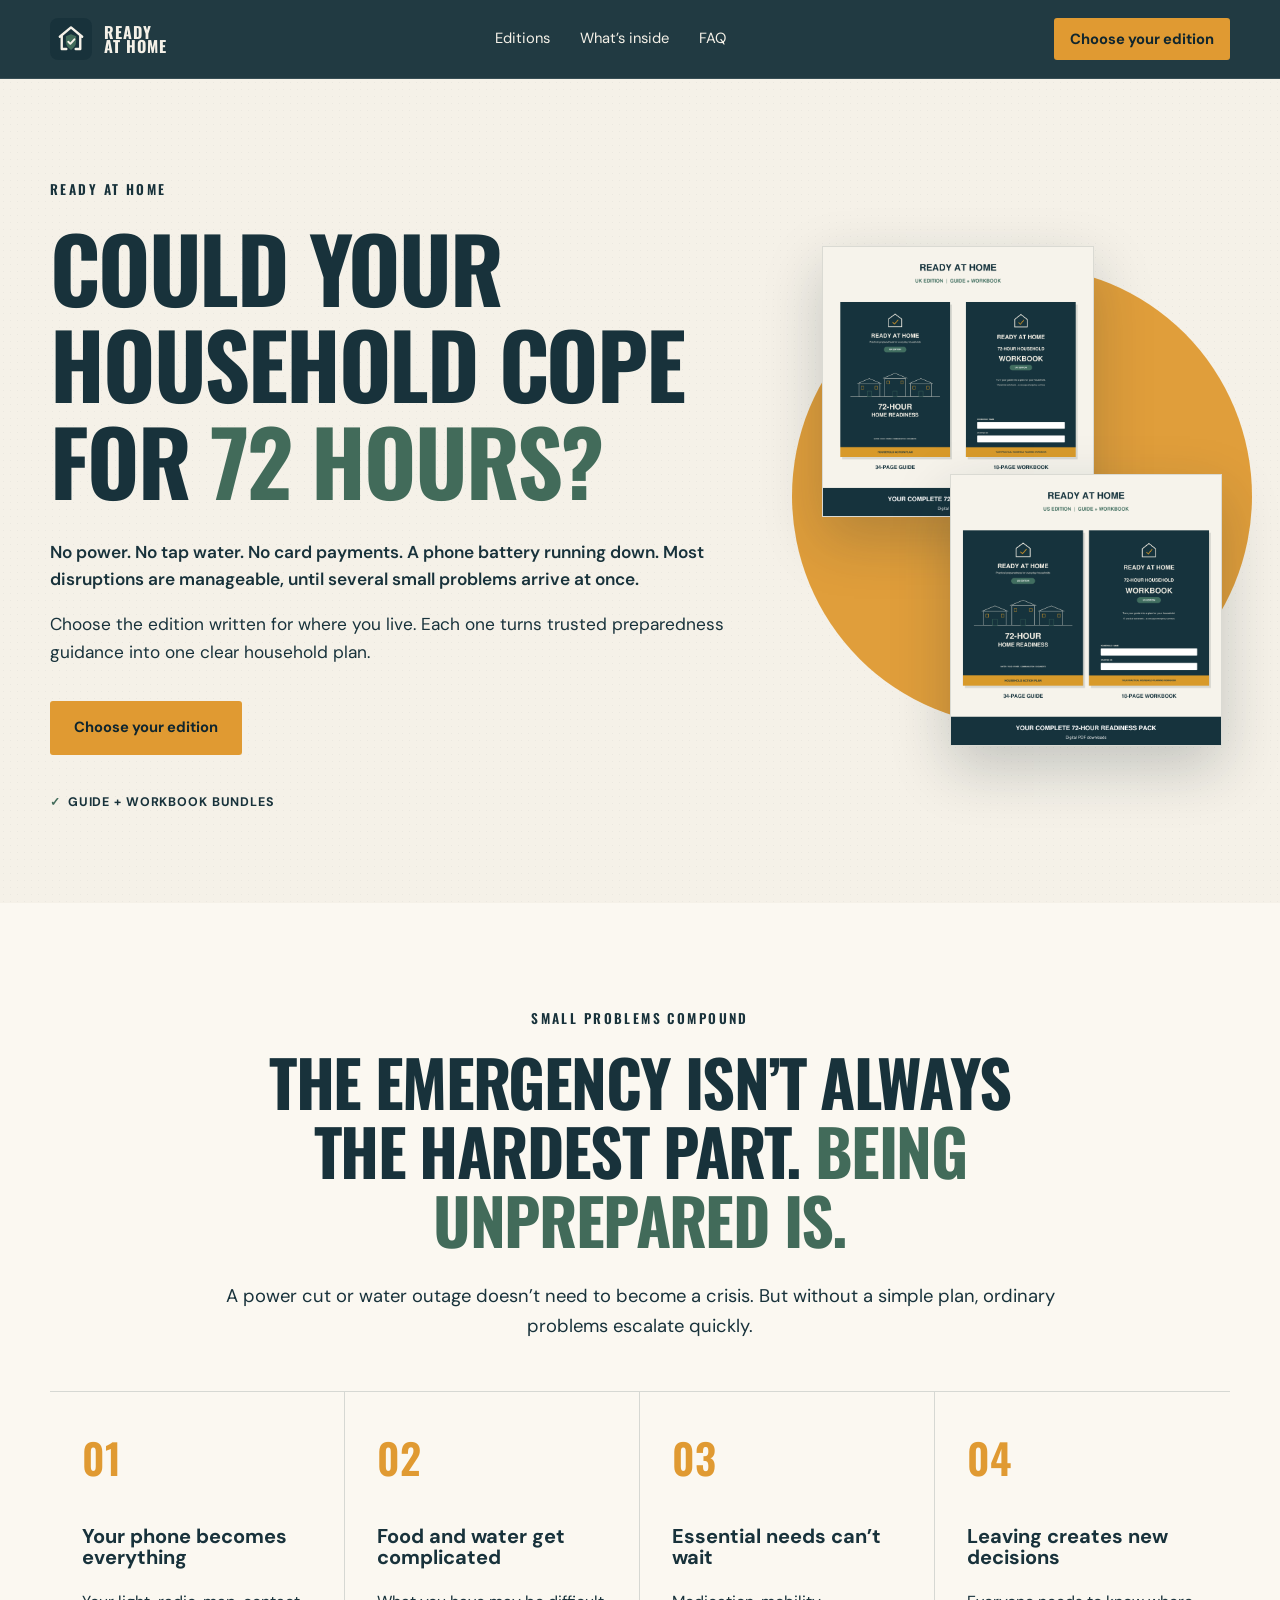
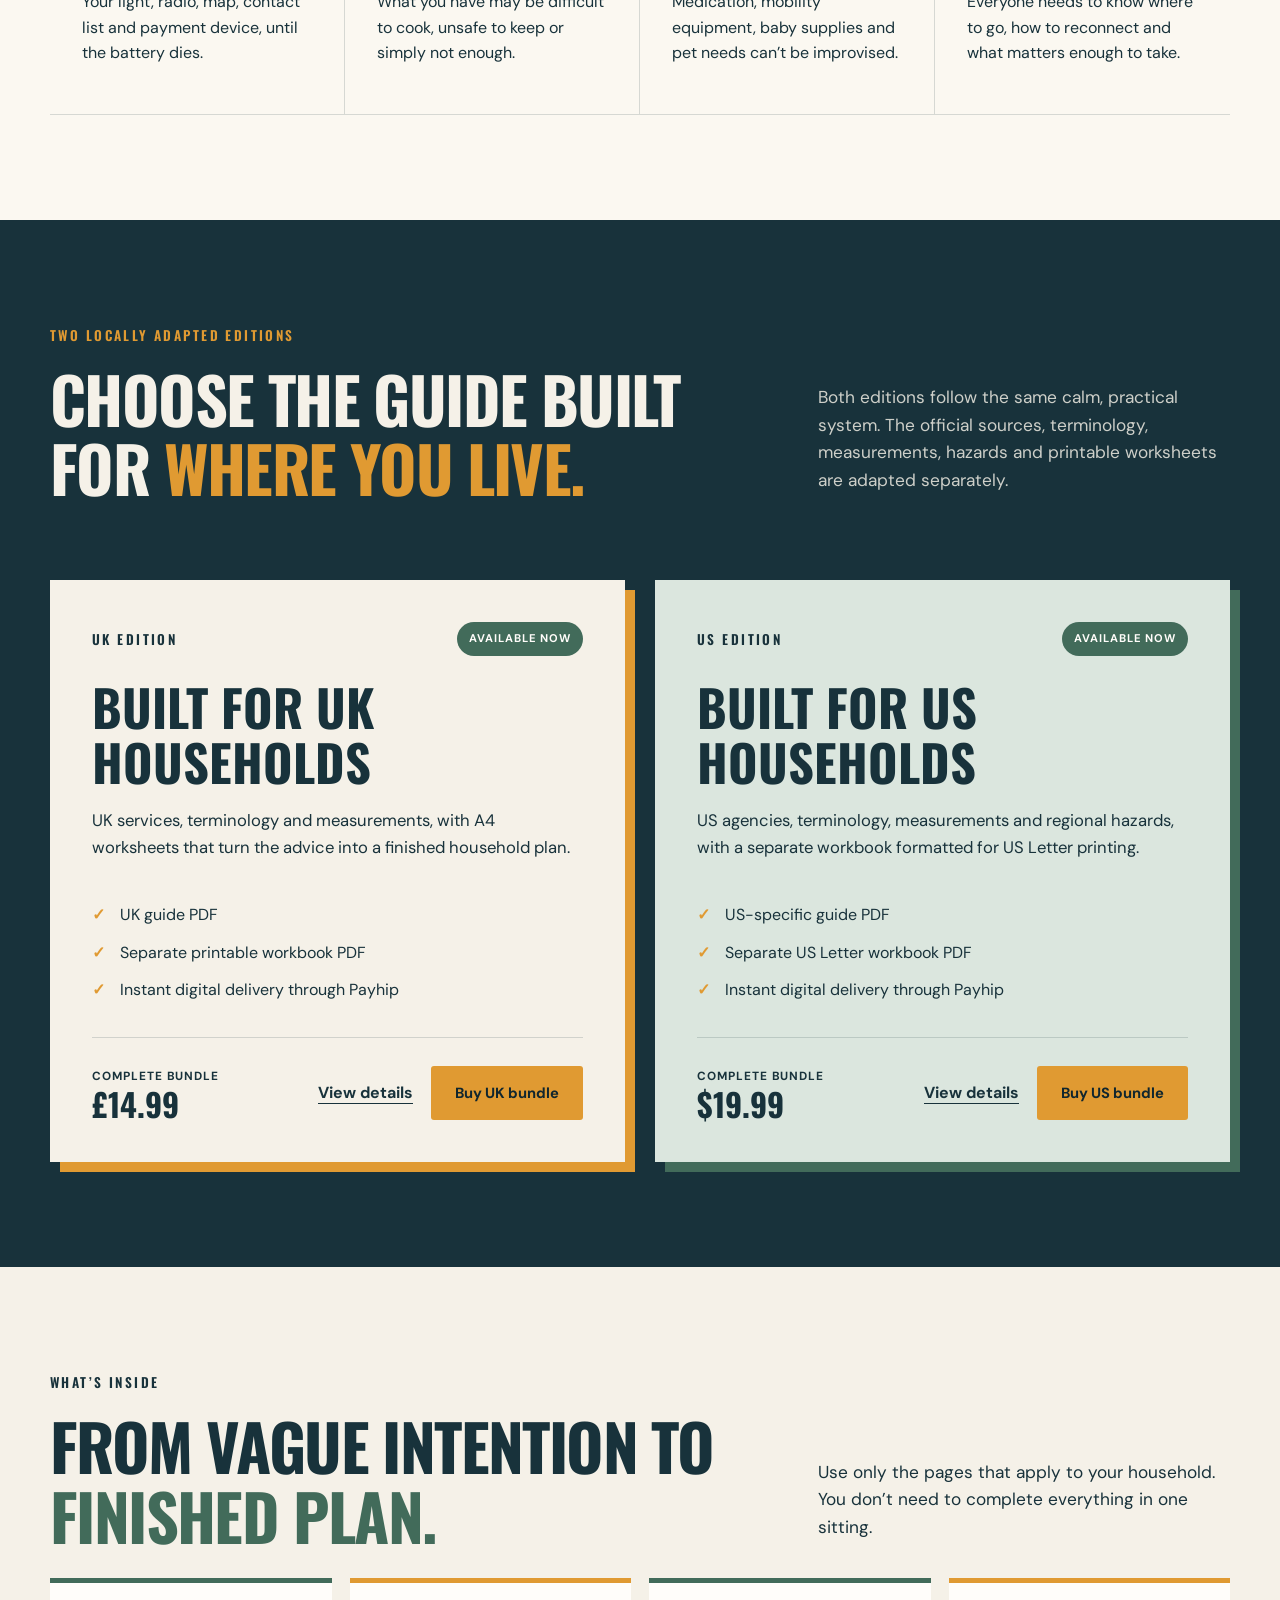
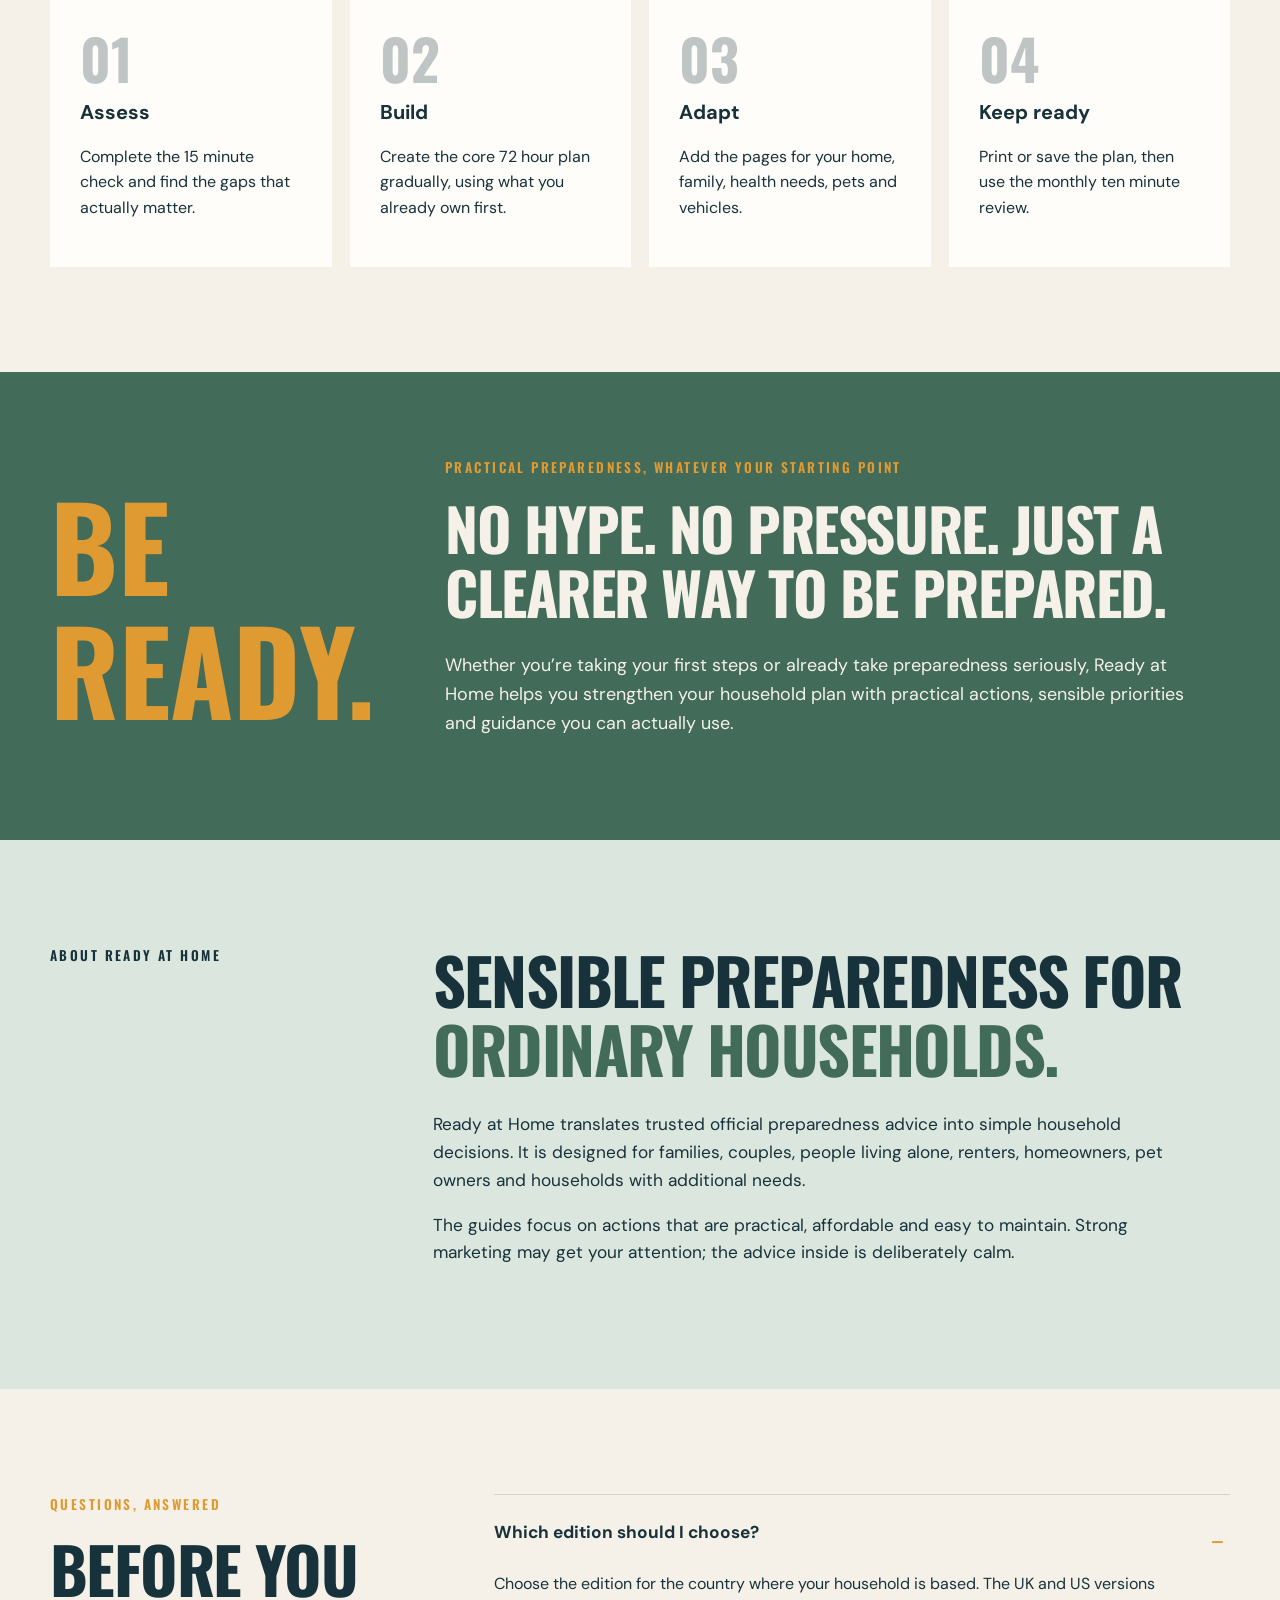
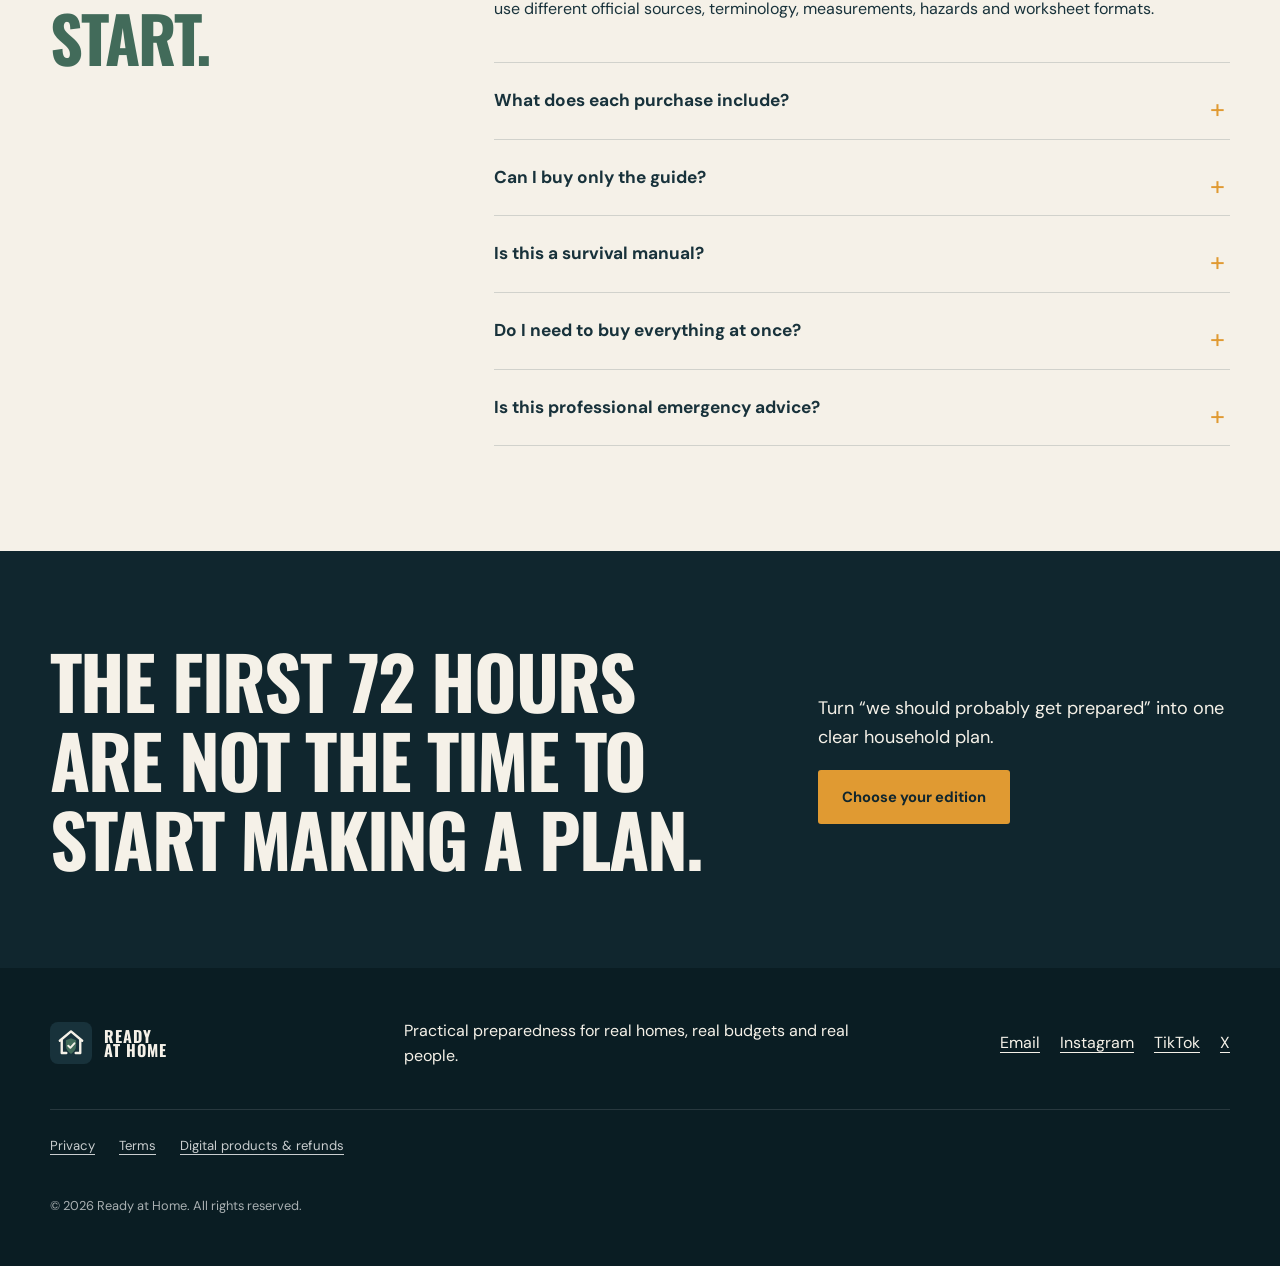
<file: index.html>
<!doctype html>
<html lang="en">
<head>
  <meta charset="utf-8">
  <meta name="viewport" content="width=device-width, initial-scale=1">
  <title>Ready at Home | UK &amp; US 72 Hour Preparedness Guides</title>
  <meta name="description" content="Practical 72 hour household preparedness guides and printable workbooks, separately adapted for UK and US homes.">
  <meta name="theme-color" content="#18323b">
  <meta property="og:title" content="Ready at Home | UK &amp; US Editions">
  <meta property="og:description" content="Choose a practical 72 hour preparedness guide built specifically for UK or US households.">
  <meta property="og:type" content="website">
  <meta property="og:url" content="https://getreadyathome.com/">
  <link rel="canonical" href="https://getreadyathome.com/">
  <link rel="alternate" hreflang="en-GB" href="https://getreadyathome.com/uk/">
  <link rel="alternate" hreflang="en-US" href="https://getreadyathome.com/us/">
  <link rel="alternate" hreflang="x-default" href="https://getreadyathome.com/">
  <link rel="icon" href="assets/logo.svg" type="image/svg+xml">
  <link rel="preconnect" href="https://fonts.googleapis.com">
  <link rel="preconnect" href="https://fonts.gstatic.com" crossorigin>
  <link href="https://fonts.googleapis.com/css2?family=DM+Sans:wght@400;500;600;700&amp;family=Oswald:wght@500;600;700&amp;display=swap" rel="stylesheet">
  <link rel="stylesheet" href="styles.css?v=20260916-2">
</head>
<body>
  <a class="skip-link" href="#main">Skip to content</a>

  <header class="site-header">
    <div class="shell nav-wrap">
      <a class="brand" href="#top" aria-label="Ready at Home, home">
        <img src="assets/logo.svg" alt="" width="42" height="42">
        <span>READY<br>AT HOME</span>
      </a>
      <nav aria-label="Primary navigation">
        <a href="#editions">Editions</a>
        <a href="#inside">What’s inside</a>
        <a href="#faq">FAQ</a>
      </nav>
      <a class="button button-small" href="#editions">Choose your edition</a>
    </div>
  </header>

  <main id="main">
    <section class="hero" id="top">
      <div class="hero-grid shell">
        <div class="hero-copy">
          <p class="eyebrow">READY AT HOME</p>
          <h1>Could your household cope for <em>72 hours?</em></h1>
          <p class="hero-lead">No power. No tap water. No card payments. A phone battery running down. Most disruptions are manageable, until several small problems arrive at once.</p>
          <p>Choose the edition written for where you live. Each one turns trusted preparedness guidance into one clear household plan.</p>
          <div class="hero-actions">
            <a class="button" href="#editions">Choose your edition</a>
          </div>
          <div class="trust-row" aria-label="Product highlights">
            <span>Guide + workbook bundles</span>
          </div>
        </div>

        <div class="hero-visual hero-visual--dual" aria-label="Ready at Home UK and US guide and workbook bundles">
          <div class="sun-disc"></div>
          <div class="bundle-pair">
            <img class="bundle-image bundle-image--uk" style="transform:none" src="assets/ready-at-home-uk-guide-workbook.png" width="1600" height="1600" alt="Ready at Home UK Edition 34-page guide and 18-page workbook" fetchpriority="high" decoding="async">
            <img class="bundle-image bundle-image--us" style="transform:none" src="assets/ready-at-home-us-guide-workbook.png" width="1600" height="1600" alt="Ready at Home US Edition 34-page guide and 18-page workbook" decoding="async">
          </div>
        </div>
      </div>
    </section>

    <section class="problem section-pad">
      <div class="shell narrow">
        <p class="eyebrow">SMALL PROBLEMS COMPOUND</p>
        <h2>The emergency isn’t always the hardest part. <em>Being unprepared is.</em></h2>
        <p class="section-intro">A power cut or water outage doesn’t need to become a crisis. But without a simple plan, ordinary problems escalate quickly.</p>
      </div>
      <div class="shell problem-grid">
        <article><span class="number">01</span><h3>Your phone becomes everything</h3><p>Your light, radio, map, contact list and payment device, until the battery dies.</p></article>
        <article><span class="number">02</span><h3>Food and water get complicated</h3><p>What you have may be difficult to cook, unsafe to keep or simply not enough.</p></article>
        <article><span class="number">03</span><h3>Essential needs can’t wait</h3><p>Medication, mobility equipment, baby supplies and pet needs can’t be improvised.</p></article>
        <article><span class="number">04</span><h3>Leaving creates new decisions</h3><p>Everyone needs to know where to go, how to reconnect and what matters enough to take.</p></article>
      </div>
    </section>

    <section class="guide-section section-pad" id="editions">
      <div class="shell">
        <div class="section-heading-row editions-heading">
          <div>
            <p class="eyebrow amber">TWO LOCALLY ADAPTED EDITIONS</p>
            <h2>Choose the guide built for <em>where you live.</em></h2>
          </div>
          <p>Both editions follow the same calm, practical system. The official sources, terminology, measurements, hazards and printable worksheets are adapted separately.</p>
        </div>
        <div class="edition-cards">
          <article class="edition-card edition-card--uk">
            <div class="edition-card-top">
              <p class="eyebrow">UK EDITION</p>
              <span class="status-pill">Available now</span>
            </div>
            <h3>Built for UK households</h3>
            <p>UK services, terminology and measurements, with A4 worksheets that turn the advice into a finished household plan.</p>
            <ul class="tick-list edition-list">
              <li>UK guide PDF</li>
              <li>Separate printable workbook PDF</li>
              <li>Instant digital delivery through Payhip</li>
            </ul>
            <div class="edition-card-footer">
              <div class="edition-card-price"><span>Complete bundle</span><strong>£14.99</strong></div>
              <div class="edition-card-actions">
                <a class="text-link" href="uk/">View details</a>
                <a class="button checkout-link" href="https://payhip.com/buy?link=gGZ7k" data-checkout="uk">Buy UK bundle</a>
              </div>
            </div>
          </article>
          <article class="edition-card edition-card--us">
            <div class="edition-card-top">
              <p class="eyebrow">US EDITION</p>
              <span class="status-pill">Available now</span>
            </div>
            <h3>Built for US households</h3>
            <p>US agencies, terminology, measurements and regional hazards, with a separate workbook formatted for US Letter printing.</p>
            <ul class="tick-list edition-list">
              <li>US-specific guide PDF</li>
              <li>Separate US Letter workbook PDF</li>
              <li>Instant digital delivery through Payhip</li>
            </ul>
            <div class="edition-card-footer">
              <div class="edition-card-price"><span>Complete bundle</span><strong>$19.99</strong></div>
              <div class="edition-card-actions">
                <a class="text-link" href="us/">View details</a>
                <a class="button checkout-link" href="https://payhip.com/buy?link=0wjXV" data-checkout="us">Buy US bundle</a>
              </div>
            </div>
          </article>
        </div>
      </div>
    </section>

    <section class="inside section-pad" id="inside"><div class="shell"><div class="section-heading-row"><div><p class="eyebrow">WHAT’S INSIDE</p><h2>From vague intention to <em>finished plan.</em></h2></div><p>Use only the pages that apply to your household. You don’t need to complete everything in one sitting.</p></div><div class="inside-grid"><article><span>01</span><h3>Assess</h3><p>Complete the 15 minute check and find the gaps that actually matter.</p></article><article><span>02</span><h3>Build</h3><p>Create the core 72 hour plan gradually, using what you already own first.</p></article><article><span>03</span><h3>Adapt</h3><p>Add the pages for your home, family, health needs, pets and vehicles.</p></article><article><span>04</span><h3>Keep ready</h3><p>Print or save the plan, then use the monthly ten minute review.</p></article></div></div></section>

    <section class="not-doomsday"><div class="shell statement-grid"><div class="statement-mark" style="transform:none;line-height:1.08" aria-hidden="true">BE<br>READY.</div><div><p class="eyebrow amber">PRACTICAL PREPAREDNESS, WHATEVER YOUR STARTING POINT</p><h2>No hype. No pressure. Just a clearer way to be prepared.</h2><p>Whether you’re taking your first steps or already take preparedness seriously, Ready at Home helps you strengthen your household plan with practical actions, sensible priorities and guidance you can actually use.</p></div></div></section>

    <section class="about section-pad"><div class="shell about-grid"><p class="eyebrow">ABOUT READY AT HOME</p><div><h2>Sensible preparedness for <em>ordinary households.</em></h2><p>Ready at Home translates trusted official preparedness advice into simple household decisions. It is designed for families, couples, people living alone, renters, homeowners, pet owners and households with additional needs.</p><p>The guides focus on actions that are practical, affordable and easy to maintain. Strong marketing may get your attention; the advice inside is deliberately calm.</p></div></div></section>

    <section class="faq section-pad" id="faq"><div class="shell faq-grid"><div><p class="eyebrow amber">QUESTIONS, ANSWERED</p><h2>Before you <em>start.</em></h2></div><div class="accordions"><details open><summary>Which edition should I choose?</summary><p>Choose the edition for the country where your household is based. The UK and US versions use different official sources, terminology, measurements, hazards and worksheet formats.</p></details><details><summary>What does each purchase include?</summary><p>Each regional edition is sold as one complete bundle containing two separate PDFs: the main guide and its printable household-planning workbook.</p></details><details><summary>Can I buy only the guide?</summary><p>Not at launch. The workbook is what turns the advice into a usable household plan, so the guide and workbook are supplied together.</p></details><details><summary>Is this a survival manual?</summary><p>No. It is a practical planning system for short household disruptions and emergencies, not a tactical, wilderness or weapons-based manual.</p></details><details><summary>Do I need to buy everything at once?</summary><p>No. The system begins with what you already own and shows how to fill the most important gaps gradually.</p></details><details><summary>Is this professional emergency advice?</summary><p>No. Always follow emergency services, local authorities, healthcare professionals and current official alerts. The guides help you prepare; they do not replace professional advice.</p></details></div></div></section>

    <section class="final-cta"><div class="shell final-grid"><h2>The first 72 hours are not the time to start making a plan.</h2><div><p>Turn “we should probably get prepared” into one clear household plan.</p><a class="button" href="#editions">Choose your edition</a></div></div></section>
  </main>

  <footer><div class="shell footer-grid"><div class="brand footer-brand"><img src="assets/logo.svg" alt="" width="42" height="42"><span>READY<br>AT HOME</span></div><p>Practical preparedness for real homes, real budgets and real people.</p><div class="social-links"><a href="mailto:hello@getreadyathome.com">Email</a><a href="https://www.instagram.com/readyathomeprep/">Instagram</a><a href="https://www.tiktok.com/@readyathomeprep">TikTok</a><a href="https://x.com/readyathomeprep">X</a></div><div class="footer-legal"><a href="privacy.html">Privacy</a><a href="terms.html">Terms</a><a href="refunds.html">Digital products &amp; refunds</a></div><p class="copyright">© <span id="year"></span> Ready at Home. All rights reserved.</p></div></footer>
  <script src="script.js?v=20260916-2"></script>
</body>
</html>
</file>
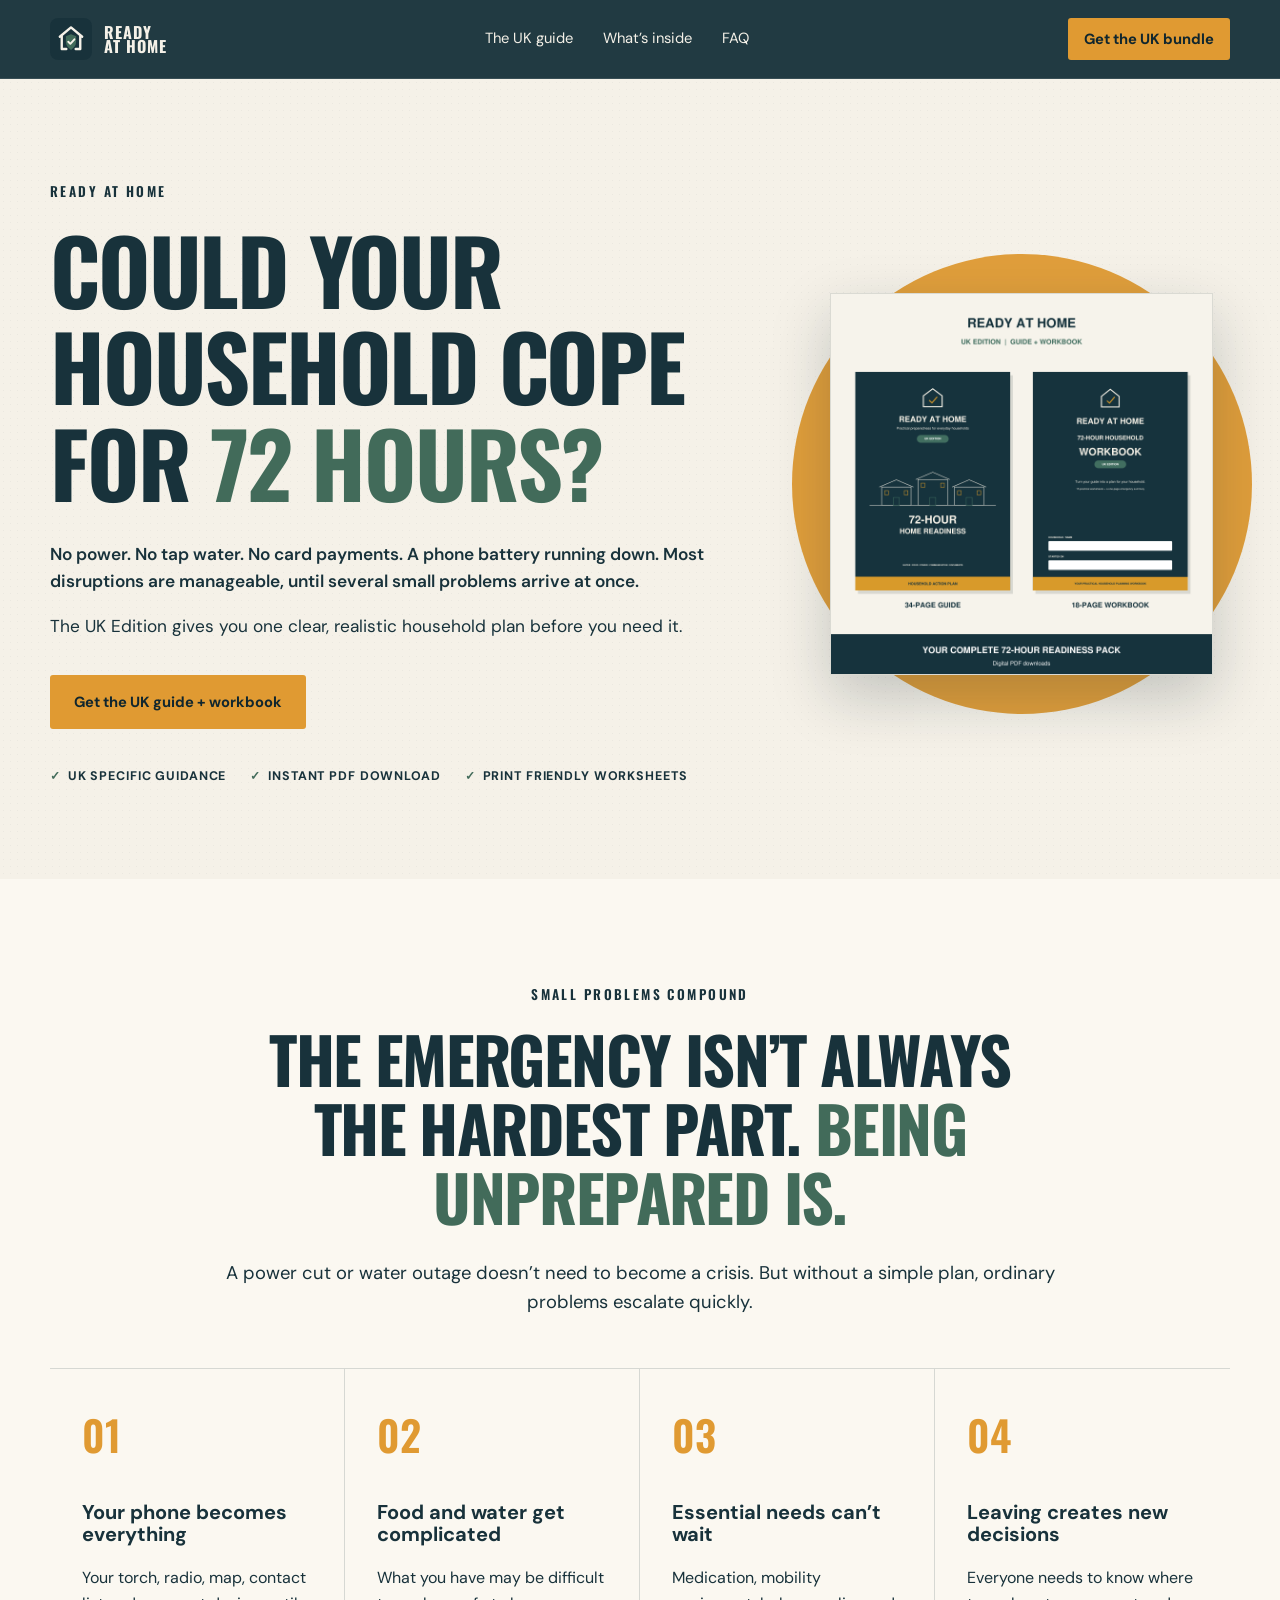
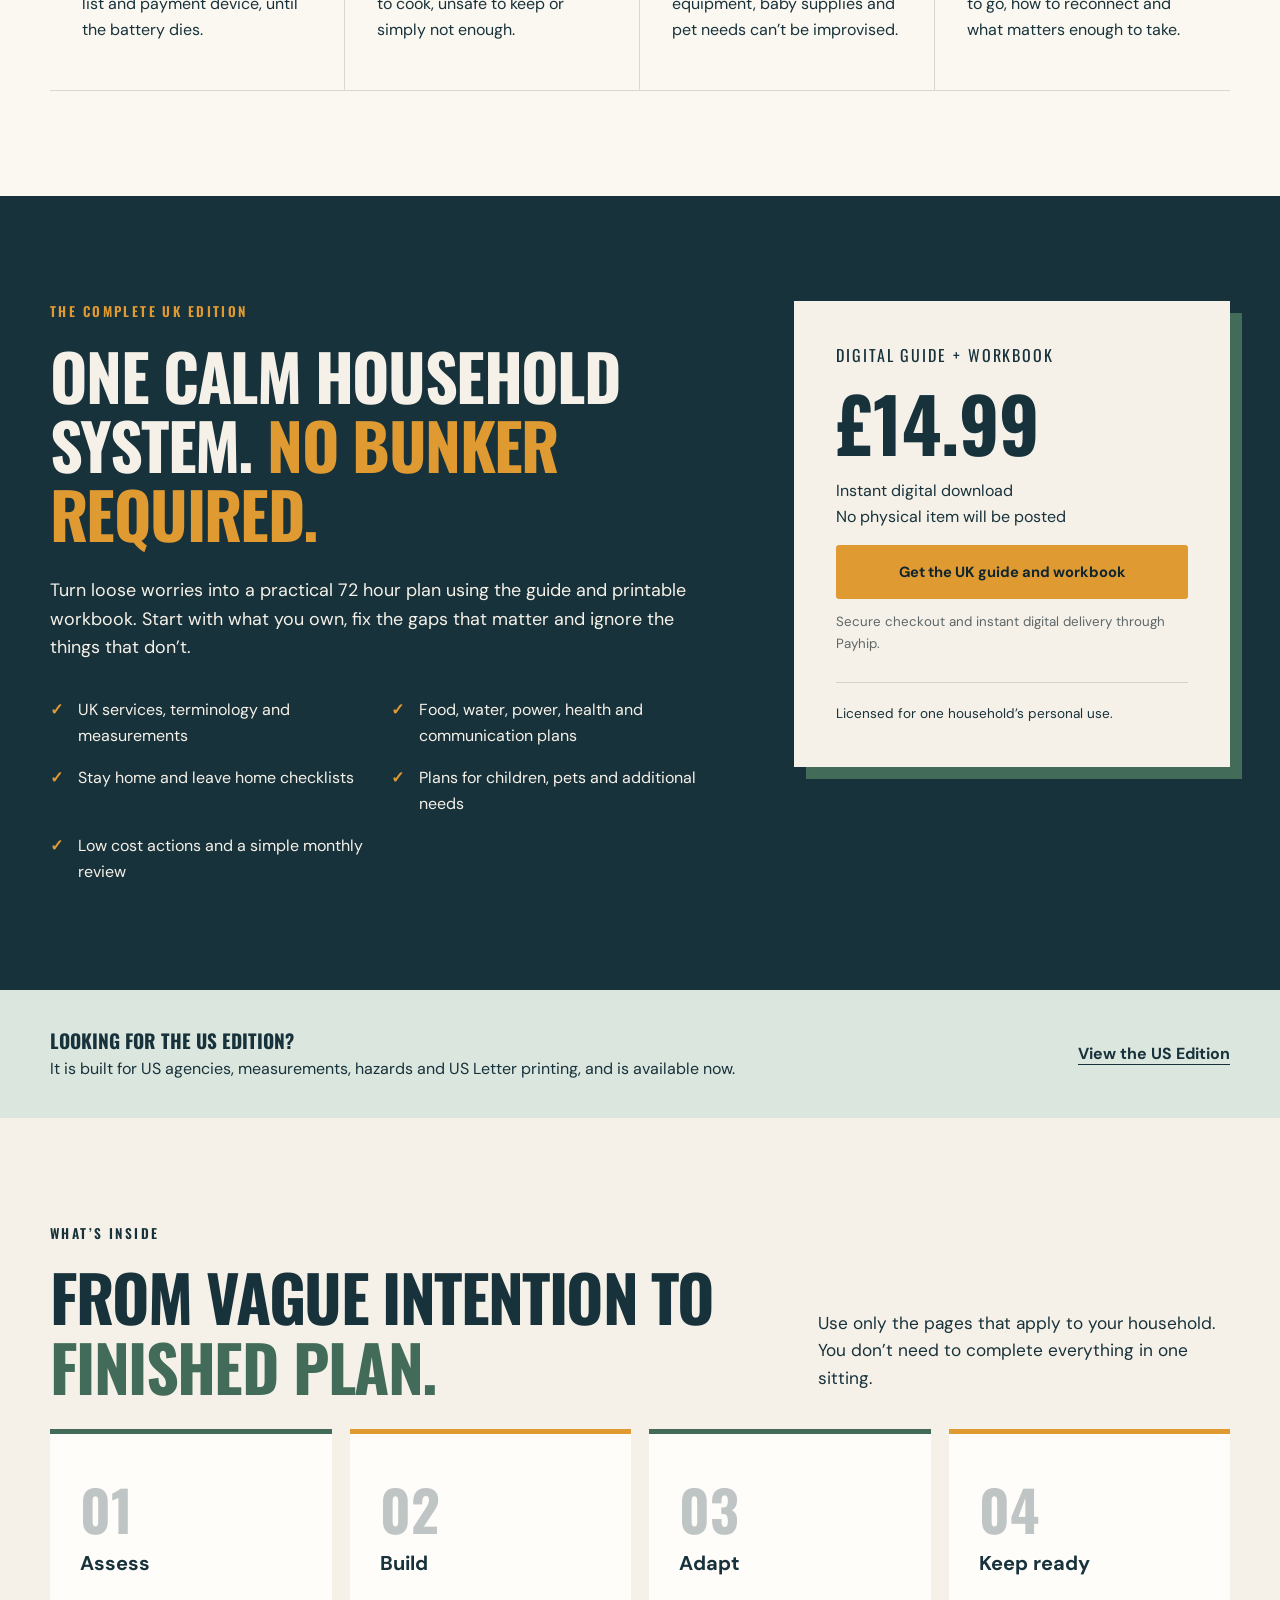
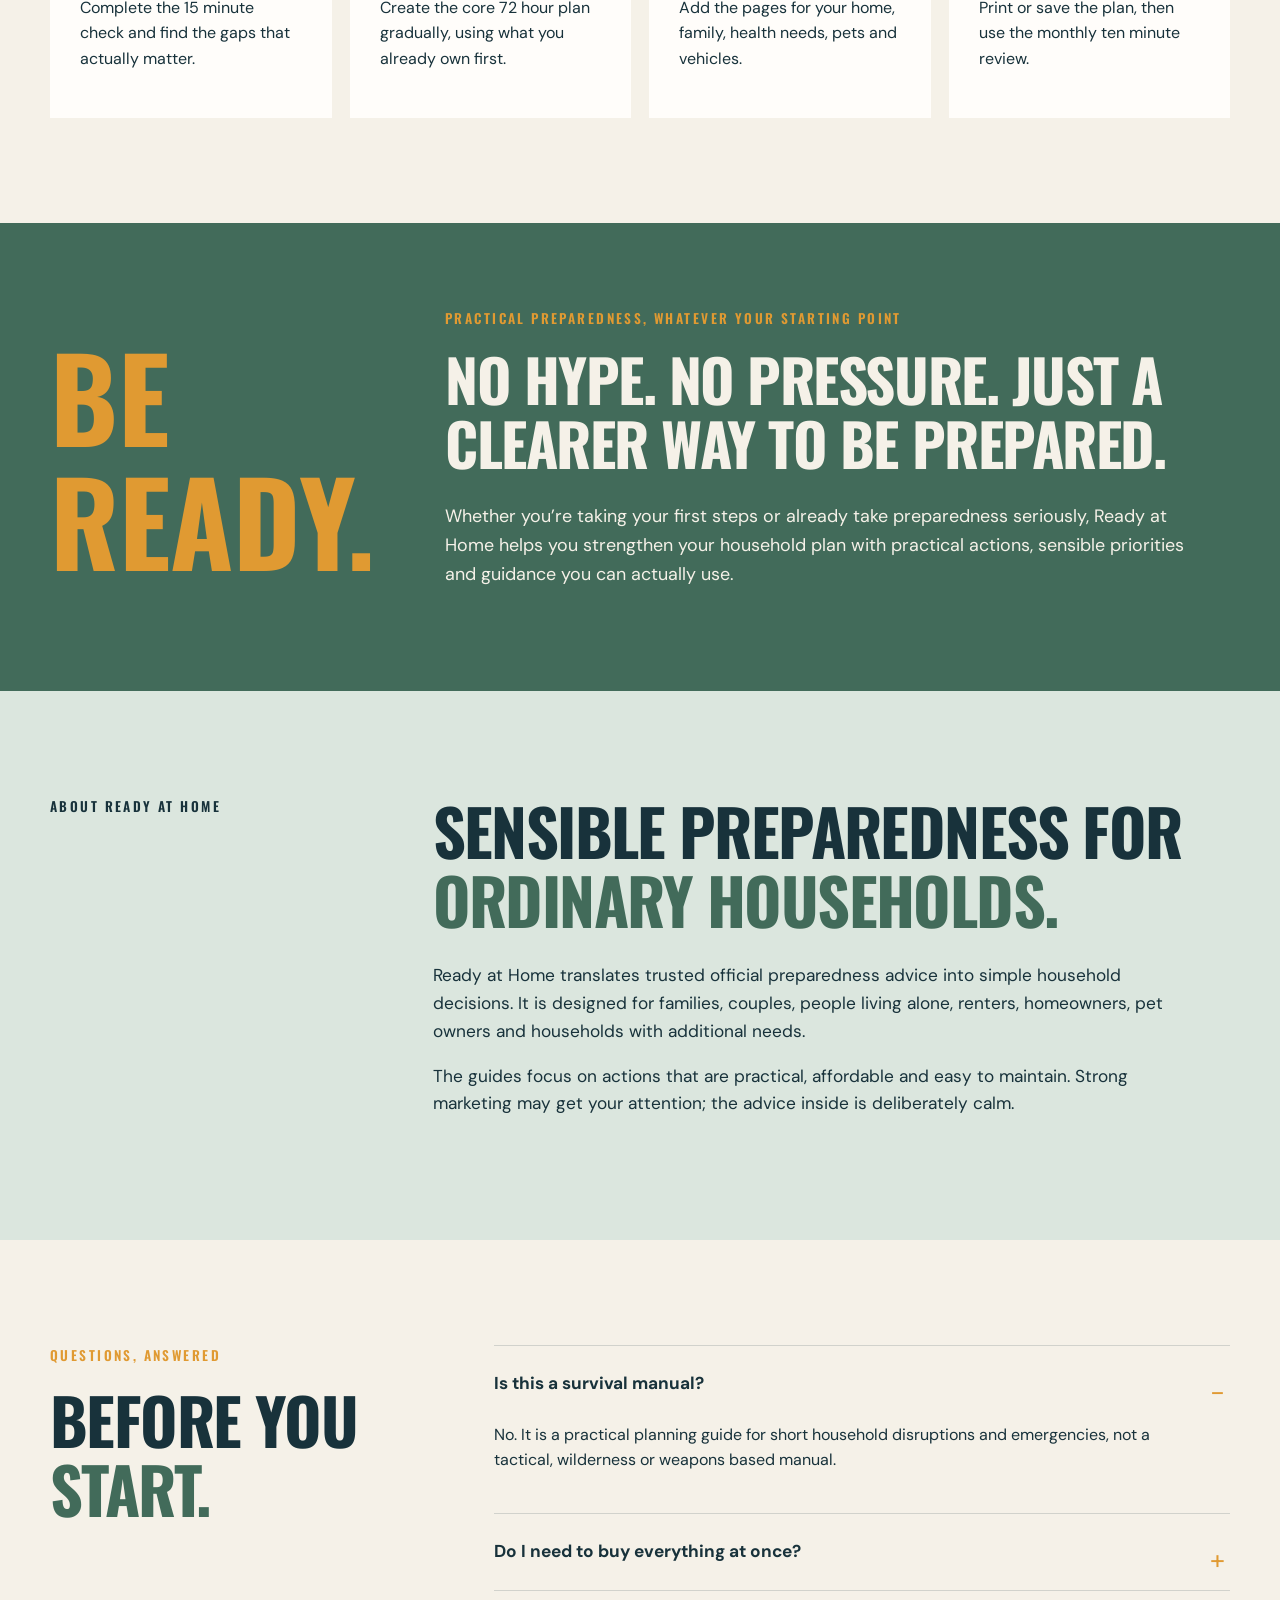
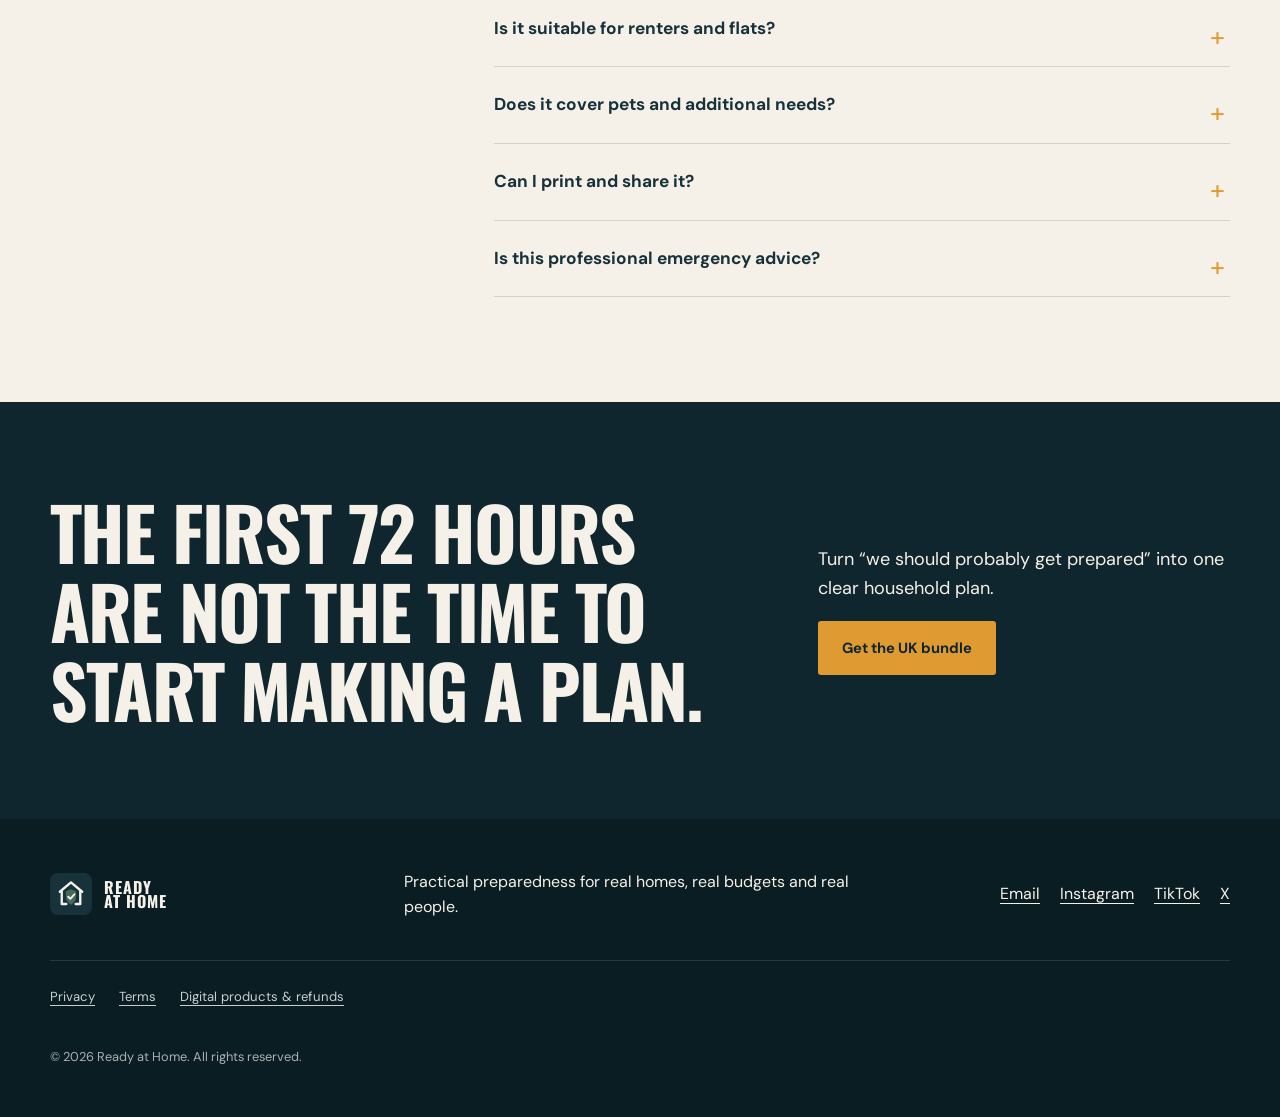
<file: uk/index.html>
<!doctype html>
<html lang="en-GB">
<head>
  <meta charset="utf-8">
  <meta name="viewport" content="width=device-width, initial-scale=1">
  <title>UK 72 Hour Home Readiness Guide &amp; Workbook | Ready at Home</title>
  <meta name="description" content="Build a calm, realistic 72 hour household emergency plan with the Ready at Home UK guide and printable workbook. Instant digital download.">
  <meta name="theme-color" content="#18323b">
  <meta property="og:title" content="Ready at Home UK Edition">
  <meta property="og:description" content="A practical 72 hour household preparedness guide and workbook written for UK homes.">
  <meta property="og:type" content="website">
  <meta property="og:url" content="https://getreadyathome.com/uk/">
  <meta property="og:image" content="https://getreadyathome.com/assets/ready-at-home-uk-guide-workbook.png">
  <link rel="canonical" href="https://getreadyathome.com/uk/">
  <link rel="alternate" hreflang="en-GB" href="https://getreadyathome.com/uk/">
  <link rel="alternate" hreflang="en-US" href="https://getreadyathome.com/us/">
  <link rel="alternate" hreflang="x-default" href="https://getreadyathome.com/">
  <link rel="icon" href="../assets/logo.svg" type="image/svg+xml">
  <link rel="preconnect" href="https://fonts.googleapis.com">
  <link rel="preconnect" href="https://fonts.gstatic.com" crossorigin>
  <link href="https://fonts.googleapis.com/css2?family=DM+Sans:wght@400;500;600;700&amp;family=Oswald:wght@500;600;700&amp;display=swap" rel="stylesheet">
  <link rel="stylesheet" href="../styles.css?v=20260916-2">
</head>
<body>
  <a class="skip-link" href="#main">Skip to content</a>

  <header class="site-header">
    <div class="shell nav-wrap">
      <a class="brand" href="../" aria-label="Ready at Home, home">
        <img src="../assets/logo.svg" alt="" width="42" height="42">
        <span>READY<br>AT HOME</span>
      </a>
      <nav aria-label="Primary navigation">
        <a href="#guide">The UK guide</a>
        <a href="#inside">What’s inside</a>
        <a href="#faq">FAQ</a>
      </nav>
      <a class="button button-small" href="#guide">Get the UK bundle</a>
    </div>
  </header>

  <main id="main">
    <section class="hero" id="top">
      <div class="hero-grid shell">
        <div class="hero-copy">
          <p class="eyebrow">READY AT HOME</p>
          <h1>Could your household cope for <em>72 hours?</em></h1>
          <p class="hero-lead">No power. No tap water. No card payments. A phone battery running down. Most disruptions are manageable, until several small problems arrive at once.</p>
          <p>The UK Edition gives you one clear, realistic household plan before you need it.</p>
          <div class="hero-actions">
            <a class="button" href="#guide">Get the UK guide + workbook</a>
          </div>
          <div class="trust-row" aria-label="Product highlights">
            <span>UK specific guidance</span>
            <span>Instant PDF download</span>
            <span>Print friendly worksheets</span>
          </div>
        </div>

        <div class="hero-visual hero-visual--single" aria-label="Ready at Home UK guide and workbook bundle">
          <div class="sun-disc"></div>
          <div class="single-bundle-art" style="transform:none">
            <img class="bundle-image" src="../assets/ready-at-home-uk-guide-workbook.png" width="1600" height="1600" alt="Ready at Home UK Edition 34-page guide and 18-page workbook" fetchpriority="high" decoding="async">
          </div>
        </div>
      </div>
    </section>

    <section class="problem section-pad">
      <div class="shell narrow">
        <p class="eyebrow">SMALL PROBLEMS COMPOUND</p>
        <h2>The emergency isn’t always the hardest part. <em>Being unprepared is.</em></h2>
        <p class="section-intro">A power cut or water outage doesn’t need to become a crisis. But without a simple plan, ordinary problems escalate quickly.</p>
      </div>
      <div class="shell problem-grid">
        <article><span class="number">01</span><h3>Your phone becomes everything</h3><p>Your torch, radio, map, contact list and payment device, until the battery dies.</p></article>
        <article><span class="number">02</span><h3>Food and water get complicated</h3><p>What you have may be difficult to cook, unsafe to keep or simply not enough.</p></article>
        <article><span class="number">03</span><h3>Essential needs can’t wait</h3><p>Medication, mobility equipment, baby supplies and pet needs can’t be improvised.</p></article>
        <article><span class="number">04</span><h3>Leaving creates new decisions</h3><p>Everyone needs to know where to go, how to reconnect and what matters enough to take.</p></article>
      </div>
    </section>

    <section class="guide-section section-pad" id="guide">
      <div class="shell edition-grid">
        <div class="edition-copy">
          <p class="eyebrow amber">THE COMPLETE UK EDITION</p>
          <h2>One calm household system. <em>No bunker required.</em></h2>
          <p>Turn loose worries into a practical 72 hour plan using the guide and printable workbook. Start with what you own, fix the gaps that matter and ignore the things that don’t.</p>
          <ul class="tick-list">
            <li>UK services, terminology and measurements</li><li>Food, water, power, health and communication plans</li><li>Stay home and leave home checklists</li><li>Plans for children, pets and additional needs</li><li>Low cost actions and a simple monthly review</li>
          </ul>
        </div>
        <aside class="price-card">
          <p class="card-label">DIGITAL GUIDE + WORKBOOK</p><div class="price">£14.99</div><p>Instant digital download<br>No physical item will be posted</p>
          <a class="button button-full checkout-link" href="https://payhip.com/buy?link=gGZ7k" data-checkout="uk">Get the UK guide and workbook</a>
          <small>Secure checkout and instant digital delivery through Payhip.</small><div class="card-rule"></div><p class="licence">Licensed for one household’s personal use.</p>
        </aside>
      </div>
    </section>

    <section class="region-switch">
      <div class="shell">
        <p><strong>Looking for the US Edition?</strong><br>It is built for US agencies, measurements, hazards and US Letter printing, and is available now.</p>
        <a class="text-link" href="../us/">View the US Edition</a>
      </div>
    </section>

    <section class="inside section-pad" id="inside"><div class="shell"><div class="section-heading-row"><div><p class="eyebrow">WHAT’S INSIDE</p><h2>From vague intention to <em>finished plan.</em></h2></div><p>Use only the pages that apply to your household. You don’t need to complete everything in one sitting.</p></div><div class="inside-grid"><article><span>01</span><h3>Assess</h3><p>Complete the 15 minute check and find the gaps that actually matter.</p></article><article><span>02</span><h3>Build</h3><p>Create the core 72 hour plan gradually, using what you already own first.</p></article><article><span>03</span><h3>Adapt</h3><p>Add the pages for your home, family, health needs, pets and vehicles.</p></article><article><span>04</span><h3>Keep ready</h3><p>Print or save the plan, then use the monthly ten minute review.</p></article></div></div></section>

    <section class="not-doomsday"><div class="shell statement-grid"><div class="statement-mark" style="transform:none;line-height:1.08" aria-hidden="true">BE<br>READY.</div><div><p class="eyebrow amber">PRACTICAL PREPAREDNESS, WHATEVER YOUR STARTING POINT</p><h2>No hype. No pressure. Just a clearer way to be prepared.</h2><p>Whether you’re taking your first steps or already take preparedness seriously, Ready at Home helps you strengthen your household plan with practical actions, sensible priorities and guidance you can actually use.</p></div></div></section>

    <section class="about section-pad"><div class="shell about-grid"><p class="eyebrow">ABOUT READY AT HOME</p><div><h2>Sensible preparedness for <em>ordinary households.</em></h2><p>Ready at Home translates trusted official preparedness advice into simple household decisions. It is designed for families, couples, people living alone, renters, homeowners, pet owners and households with additional needs.</p><p>The guides focus on actions that are practical, affordable and easy to maintain. Strong marketing may get your attention; the advice inside is deliberately calm.</p></div></div></section>

    <section class="faq section-pad" id="faq"><div class="shell faq-grid"><div><p class="eyebrow amber">QUESTIONS, ANSWERED</p><h2>Before you <em>start.</em></h2></div><div class="accordions"><details open><summary>Is this a survival manual?</summary><p>No. It is a practical planning guide for short household disruptions and emergencies, not a tactical, wilderness or weapons based manual.</p></details><details><summary>Do I need to buy everything at once?</summary><p>No. The system begins with what you already own and shows how to fill the most important gaps gradually.</p></details><details><summary>Is it suitable for renters and flats?</summary><p>Yes. The guide covers smaller spaces, shared buildings and situations where you cannot alter the property.</p></details><details><summary>Does it cover pets and additional needs?</summary><p>Yes. The workbook includes planning pages for pets, medication, medical equipment, mobility, children and older household members.</p></details><details><summary>Can I print and share it?</summary><p>You can print copies for your own household. A purchase is licensed for one household and cannot be redistributed, resold or uploaded elsewhere.</p></details><details><summary>Is this professional emergency advice?</summary><p>No. Always follow emergency services, local authorities, healthcare professionals and current official alerts. The guide helps you prepare; it does not replace professional advice.</p></details></div></div></section>

    <section class="final-cta"><div class="shell final-grid"><h2>The first 72 hours are not the time to start making a plan.</h2><div><p>Turn “we should probably get prepared” into one clear household plan.</p><a class="button" href="#guide">Get the UK bundle</a></div></div></section>
  </main>

  <footer><div class="shell footer-grid"><div class="brand footer-brand"><img src="../assets/logo.svg" alt="" width="42" height="42"><span>READY<br>AT HOME</span></div><p>Practical preparedness for real homes, real budgets and real people.</p><div class="social-links"><a href="mailto:hello@getreadyathome.com">Email</a><a href="https://www.instagram.com/readyathomeprep/">Instagram</a><a href="https://www.tiktok.com/@readyathomeprep">TikTok</a><a href="https://x.com/readyathomeprep">X</a></div><div class="footer-legal"><a href="../privacy.html">Privacy</a><a href="../terms.html">Terms</a><a href="../refunds.html">Digital products &amp; refunds</a></div><p class="copyright">© <span id="year"></span> Ready at Home. All rights reserved.</p></div></footer>
  <script src="../script.js?v=20260916-2"></script>
</body>
</html>
</file>
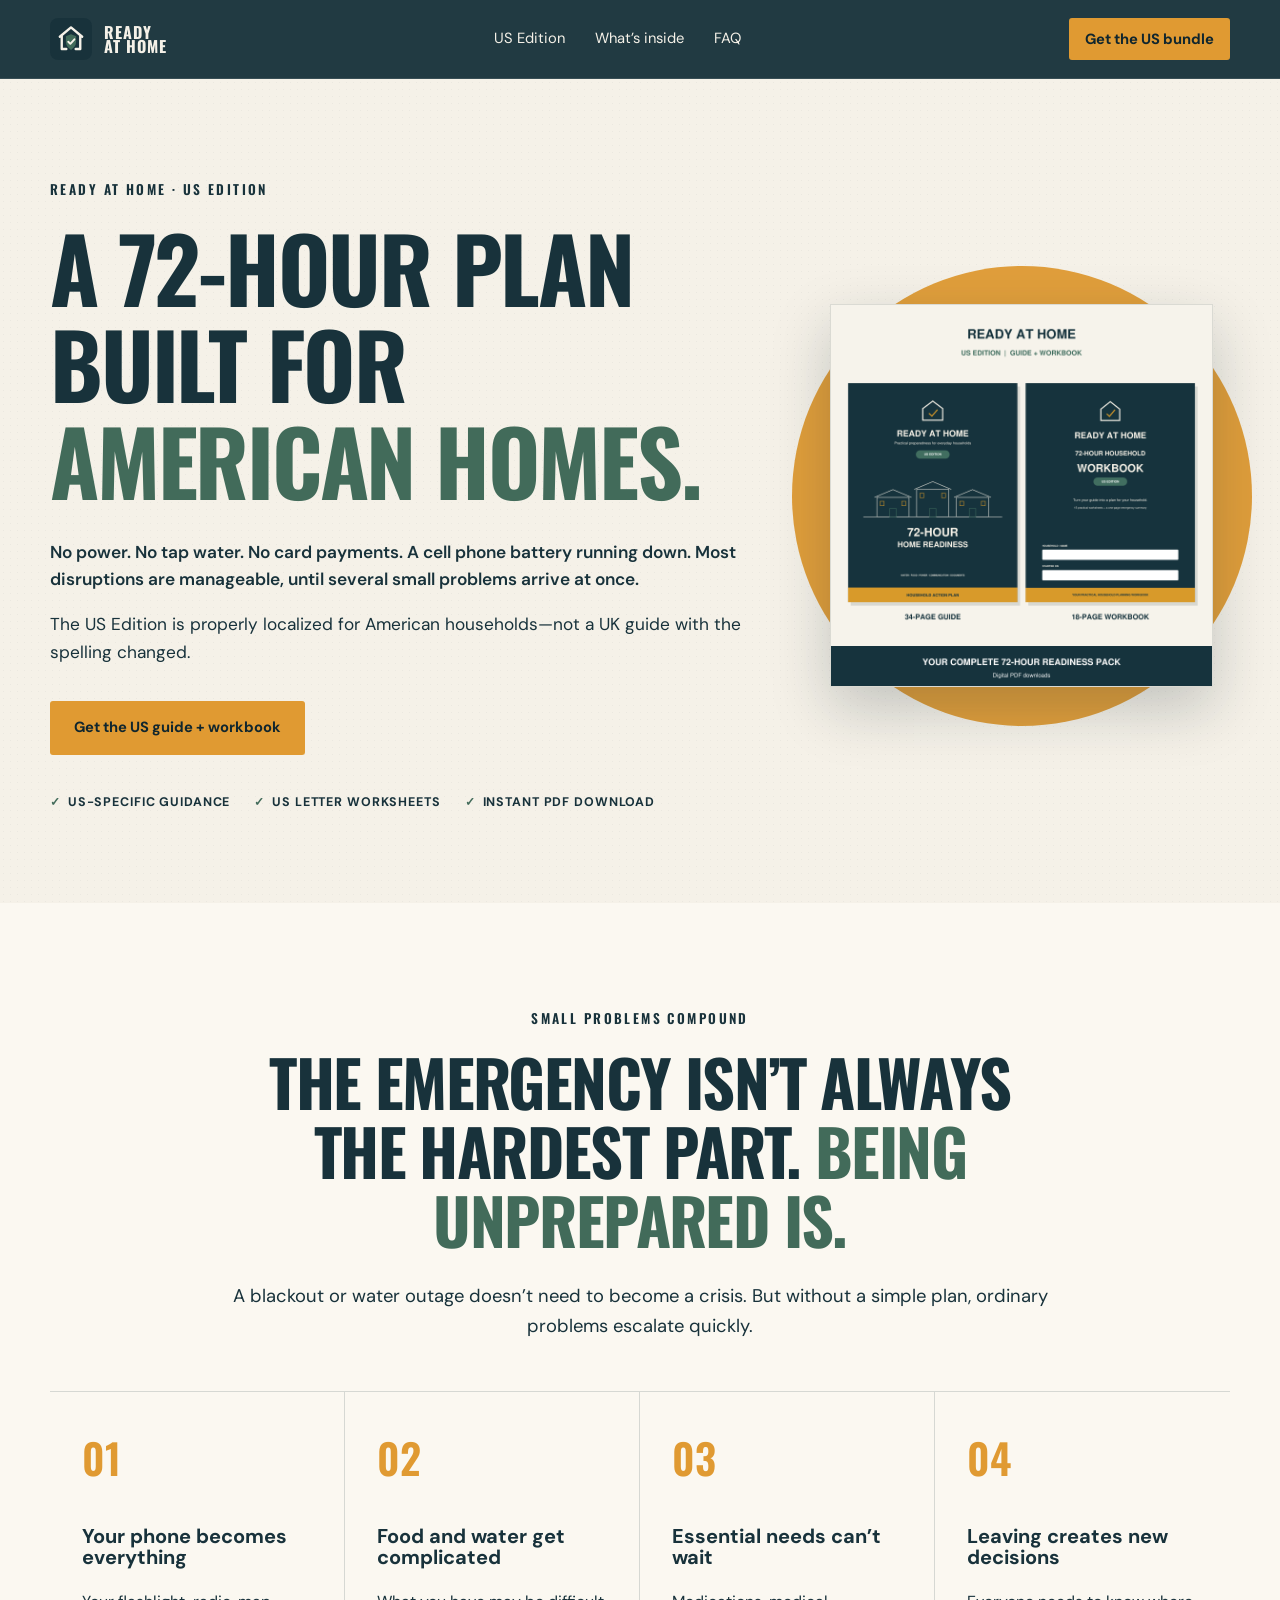
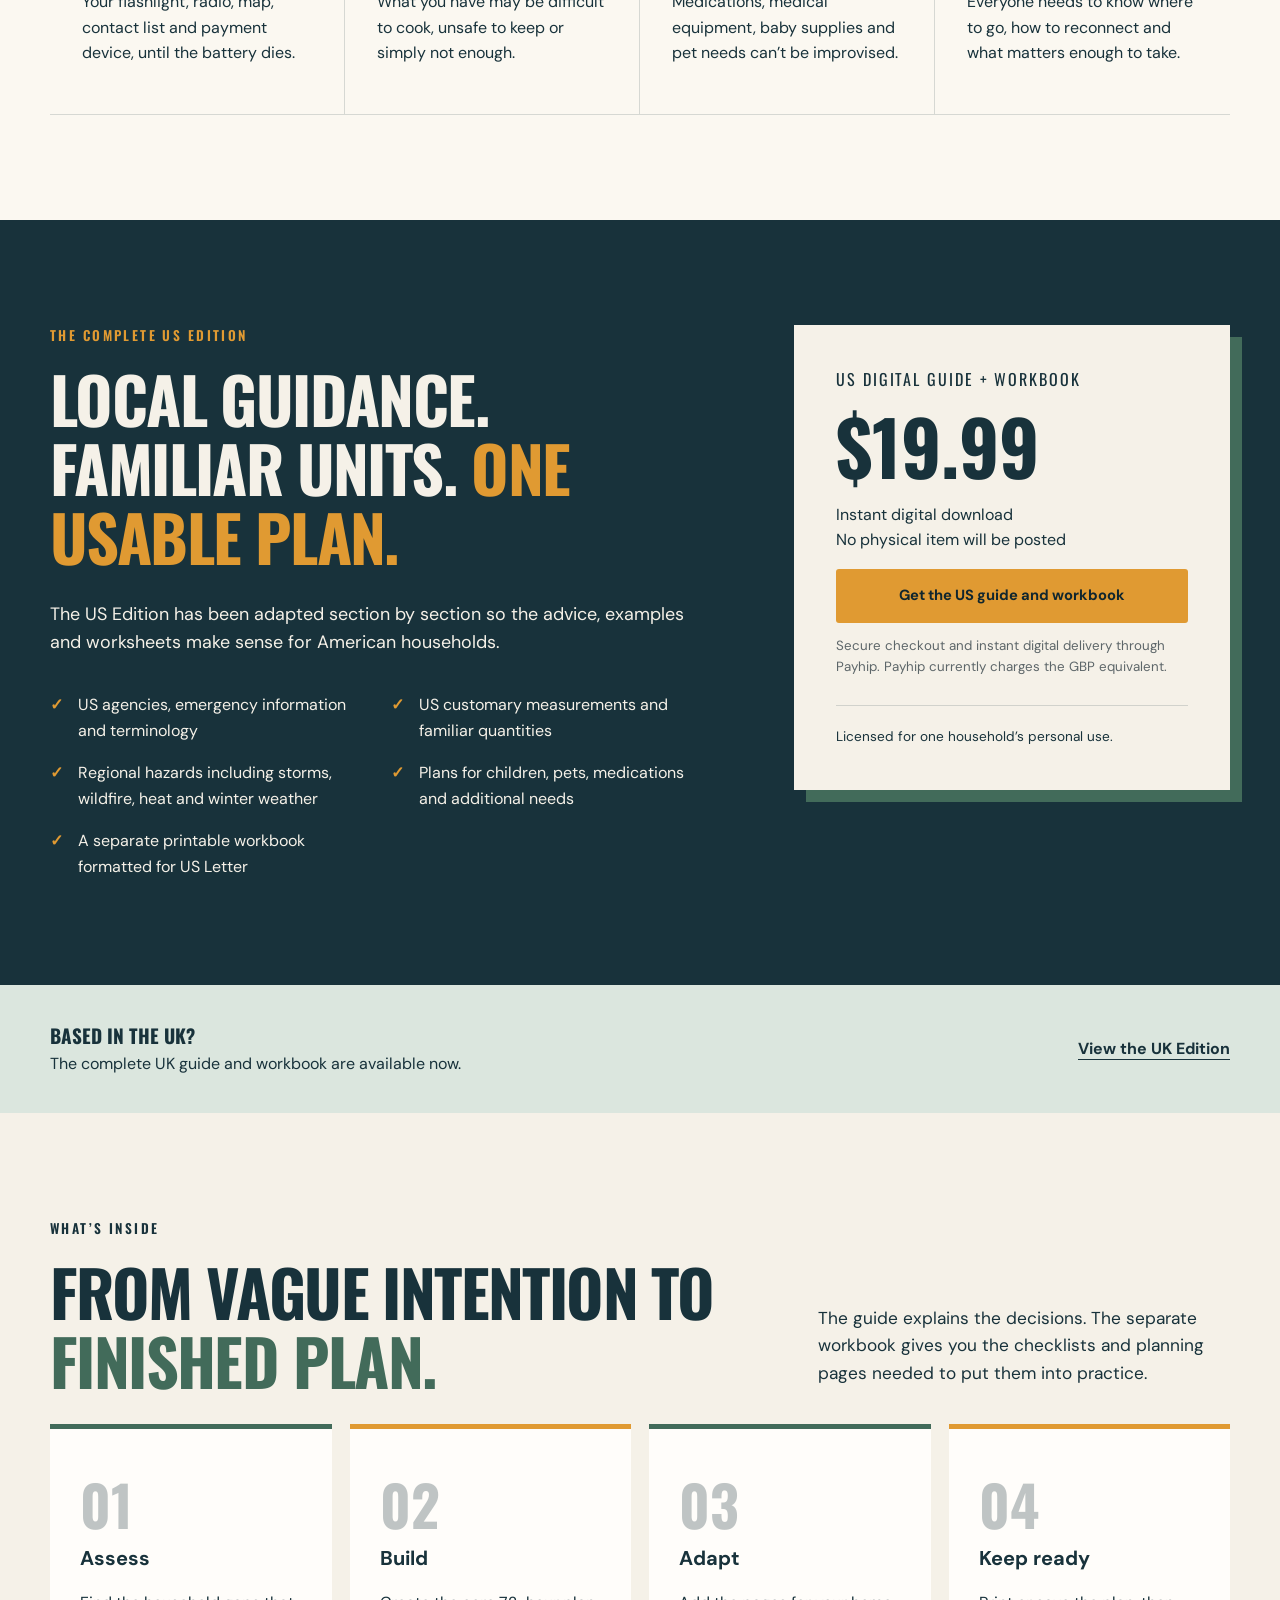
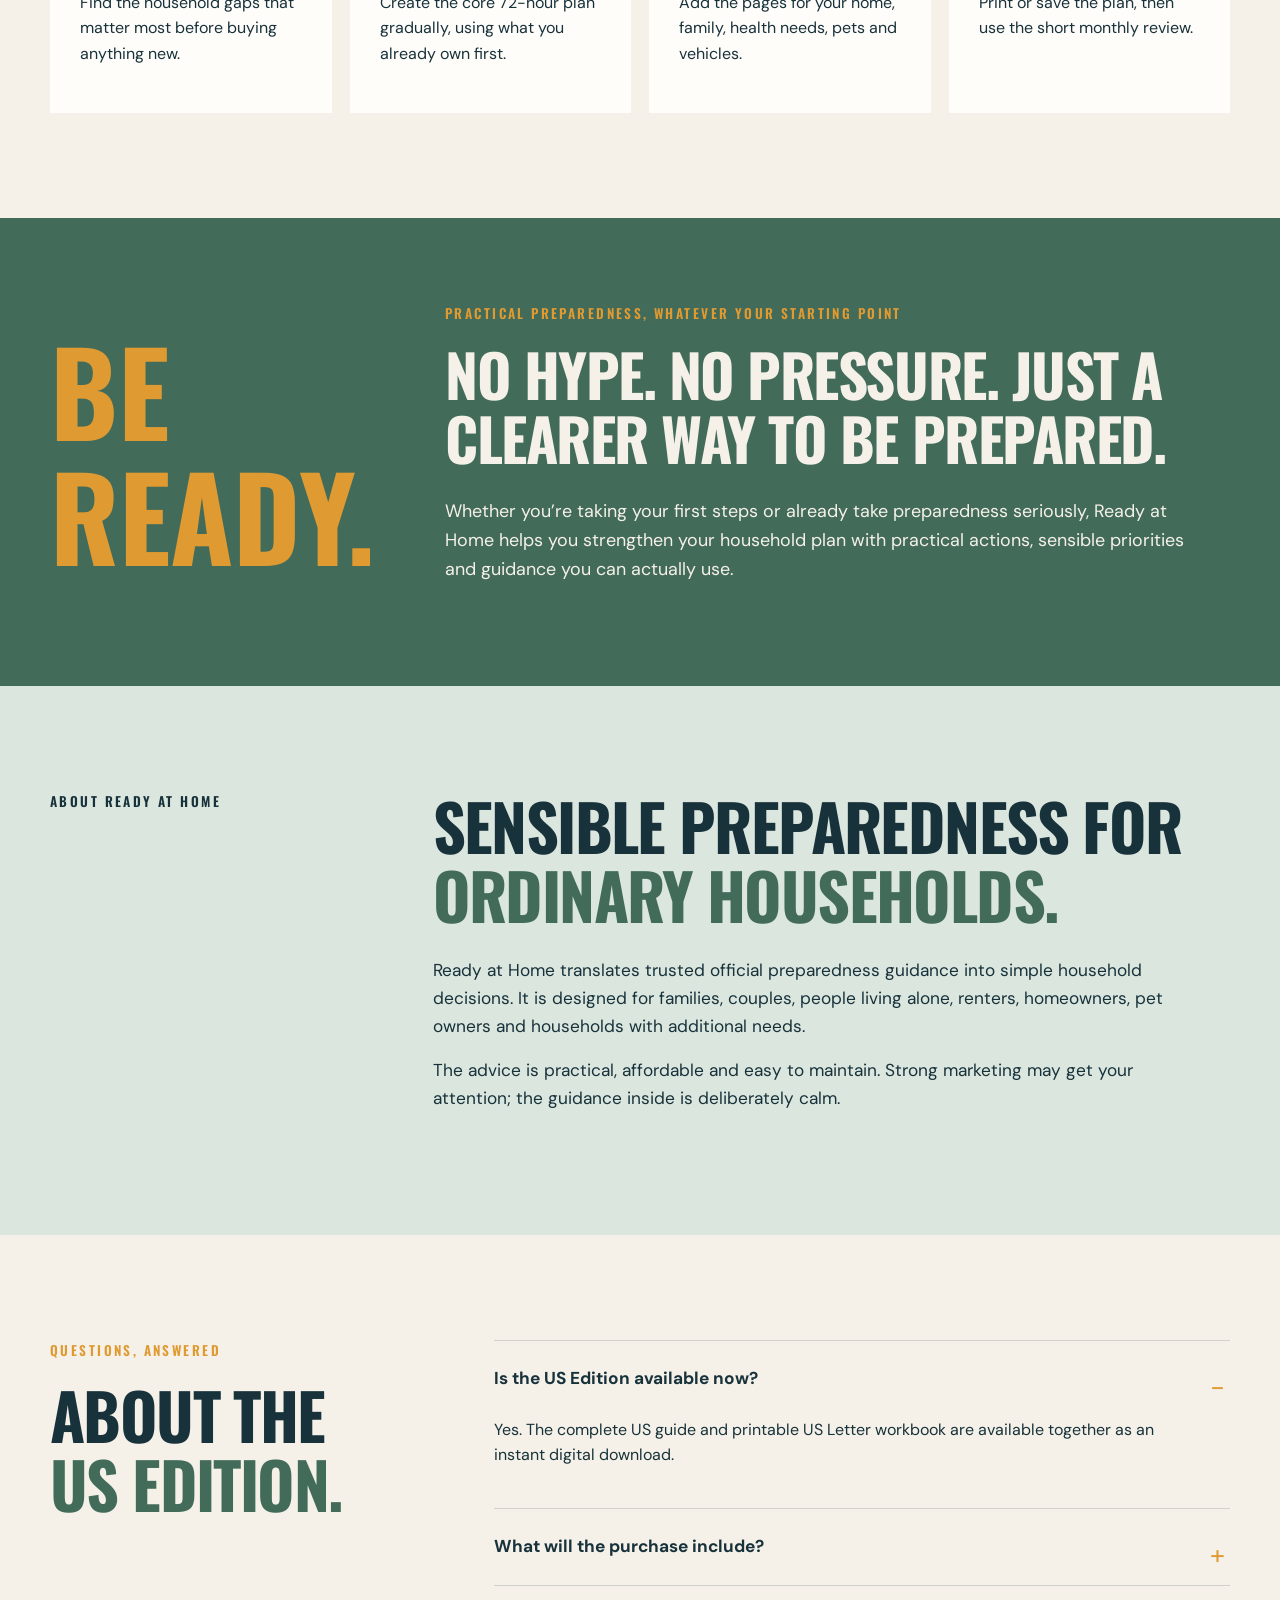
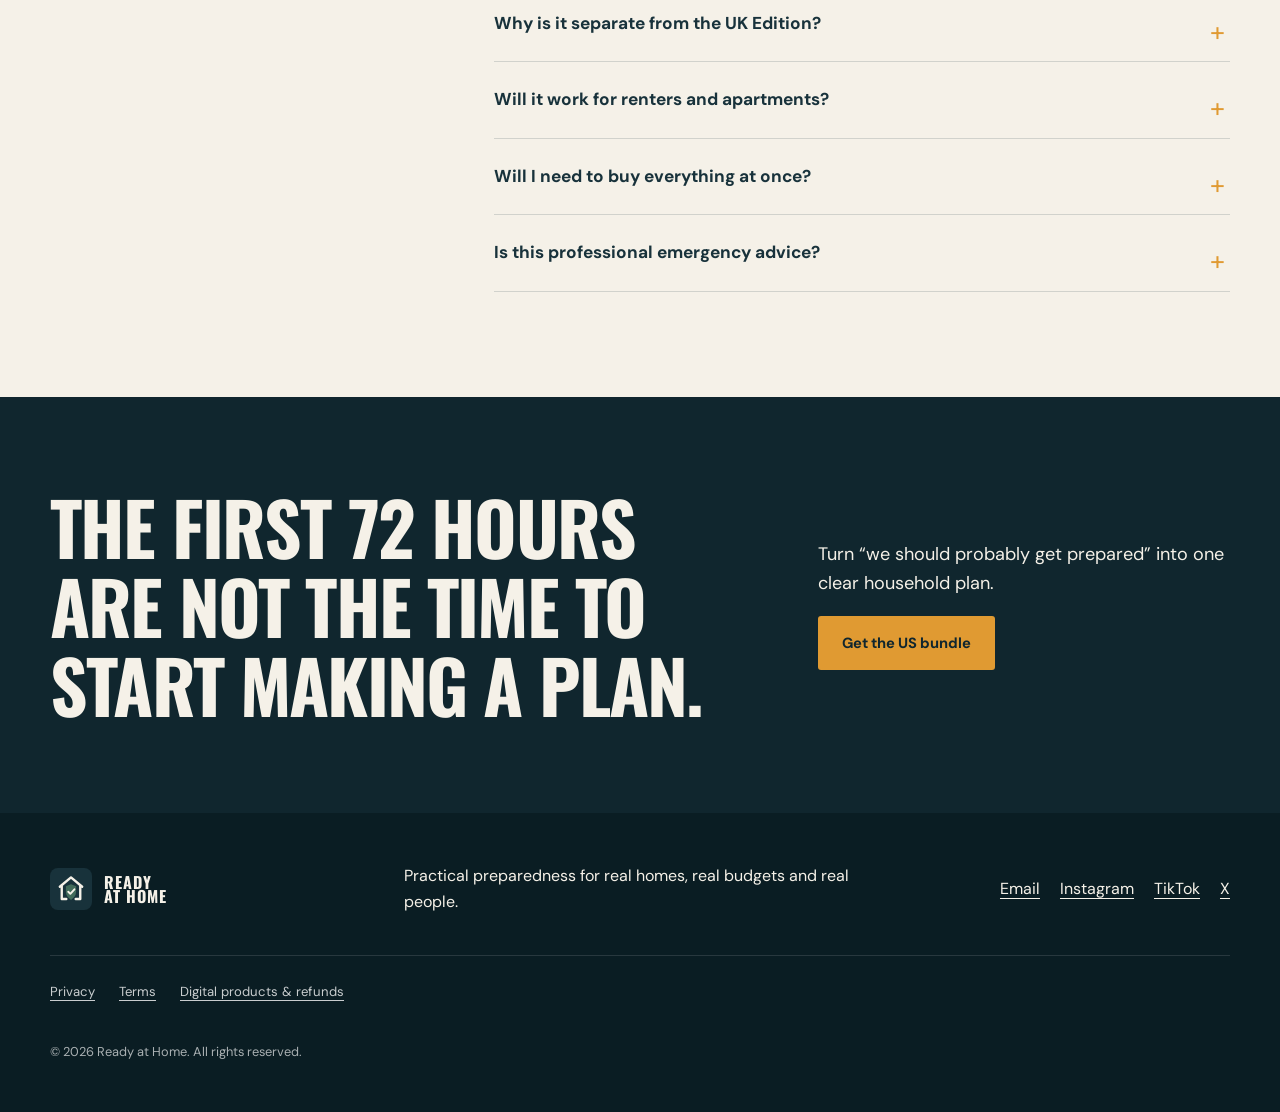
<file: us/index.html>
<!doctype html>
<html lang="en-US">
<head>
  <meta charset="utf-8">
  <meta name="viewport" content="width=device-width, initial-scale=1">
  <title>US 72-Hour Home Readiness Guide &amp; Workbook | Ready at Home</title>
  <meta name="description" content="Build a calm, practical 72-hour household emergency plan with the Ready at Home US guide and printable US Letter workbook.">
  <meta name="theme-color" content="#18323b">
  <meta property="og:title" content="Ready at Home US Edition">
  <meta property="og:description" content="A practical 72-hour household preparedness guide and workbook built specifically for US homes.">
  <meta property="og:type" content="website">
  <meta property="og:url" content="https://getreadyathome.com/us/">
  <meta property="og:image" content="https://getreadyathome.com/assets/ready-at-home-us-guide-workbook.png">
  <link rel="canonical" href="https://getreadyathome.com/us/">
  <link rel="alternate" hreflang="en-GB" href="https://getreadyathome.com/uk/">
  <link rel="alternate" hreflang="en-US" href="https://getreadyathome.com/us/">
  <link rel="alternate" hreflang="x-default" href="https://getreadyathome.com/">
  <link rel="icon" href="../assets/logo.svg" type="image/svg+xml">
  <link rel="preconnect" href="https://fonts.googleapis.com">
  <link rel="preconnect" href="https://fonts.gstatic.com" crossorigin>
  <link href="https://fonts.googleapis.com/css2?family=DM+Sans:wght@400;500;600;700&amp;family=Oswald:wght@500;600;700&amp;display=swap" rel="stylesheet">
  <link rel="stylesheet" href="../styles.css?v=20260916-2">
</head>
<body>
  <a class="skip-link" href="#main">Skip to content</a>

  <header class="site-header">
    <div class="shell nav-wrap">
      <a class="brand" href="../" aria-label="Ready at Home, home">
        <img src="../assets/logo.svg" alt="" width="42" height="42">
        <span>READY<br>AT HOME</span>
      </a>
      <nav aria-label="Primary navigation">
        <a href="#edition">US Edition</a>
        <a href="#inside">What’s inside</a>
        <a href="#faq">FAQ</a>
      </nav>
      <a class="button button-small" href="#edition">Get the US bundle</a>
    </div>
  </header>

  <main id="main">
    <section class="hero" id="top">
      <div class="hero-grid shell">
        <div class="hero-copy">
          <p class="eyebrow">READY AT HOME · US EDITION</p>
          <h1>A 72-hour plan built for <em>American homes.</em></h1>
          <p class="hero-lead">No power. No tap water. No card payments. A cell phone battery running down. Most disruptions are manageable, until several small problems arrive at once.</p>
          <p>The US Edition is properly localized for American households—not a UK guide with the spelling changed.</p>
          <div class="hero-actions">
            <a class="button" href="#edition">Get the US guide + workbook</a>
          </div>
          <div class="trust-row" aria-label="US Edition highlights">
            <span>US-specific guidance</span>
            <span>US Letter worksheets</span>
            <span>Instant PDF download</span>
          </div>
        </div>

        <div class="hero-visual hero-visual--single" aria-label="Ready at Home US guide and workbook bundle">
          <div class="sun-disc"></div>
          <div class="single-bundle-art" style="transform:none">
            <img class="bundle-image" src="../assets/ready-at-home-us-guide-workbook.png" width="1600" height="1600" alt="Ready at Home US Edition 34-page guide and 18-page workbook" fetchpriority="high" decoding="async">
          </div>
        </div>
      </div>
    </section>

    <section class="problem section-pad">
      <div class="shell narrow">
        <p class="eyebrow">SMALL PROBLEMS COMPOUND</p>
        <h2>The emergency isn’t always the hardest part. <em>Being unprepared is.</em></h2>
        <p class="section-intro">A blackout or water outage doesn’t need to become a crisis. But without a simple plan, ordinary problems escalate quickly.</p>
      </div>
      <div class="shell problem-grid">
        <article><span class="number">01</span><h3>Your phone becomes everything</h3><p>Your flashlight, radio, map, contact list and payment device, until the battery dies.</p></article>
        <article><span class="number">02</span><h3>Food and water get complicated</h3><p>What you have may be difficult to cook, unsafe to keep or simply not enough.</p></article>
        <article><span class="number">03</span><h3>Essential needs can’t wait</h3><p>Medications, medical equipment, baby supplies and pet needs can’t be improvised.</p></article>
        <article><span class="number">04</span><h3>Leaving creates new decisions</h3><p>Everyone needs to know where to go, how to reconnect and what matters enough to take.</p></article>
      </div>
    </section>

    <section class="guide-section section-pad" id="edition">
      <div class="shell edition-grid">
        <div class="edition-copy">
          <p class="eyebrow amber">THE COMPLETE US EDITION</p>
          <h2>Local guidance. Familiar units. <em>One usable plan.</em></h2>
          <p>The US Edition has been adapted section by section so the advice, examples and worksheets make sense for American households.</p>
          <ul class="tick-list">
            <li>US agencies, emergency information and terminology</li>
            <li>US customary measurements and familiar quantities</li>
            <li>Regional hazards including storms, wildfire, heat and winter weather</li>
            <li>Plans for children, pets, medications and additional needs</li>
            <li>A separate printable workbook formatted for US Letter</li>
          </ul>
        </div>
        <aside class="price-card">
          <p class="card-label">US DIGITAL GUIDE + WORKBOOK</p>
          <div class="price">$19.99</div>
          <p>Instant digital download<br>No physical item will be posted</p>
          <a class="button button-full checkout-link" href="https://payhip.com/buy?link=0wjXV" data-checkout="us">Get the US guide and workbook</a>
          <small>Secure checkout and instant digital delivery through Payhip. Payhip currently charges the GBP equivalent.</small>
          <div class="card-rule"></div>
          <p class="licence">Licensed for one household’s personal use.</p>
        </aside>
      </div>
    </section>

    <section class="region-switch">
      <div class="shell">
        <p><strong>Based in the UK?</strong><br>The complete UK guide and workbook are available now.</p>
        <a class="text-link" href="../uk/">View the UK Edition</a>
      </div>
    </section>

    <section class="inside section-pad" id="inside">
      <div class="shell">
        <div class="section-heading-row">
          <div><p class="eyebrow">WHAT’S INSIDE</p><h2>From vague intention to <em>finished plan.</em></h2></div>
          <p>The guide explains the decisions. The separate workbook gives you the checklists and planning pages needed to put them into practice.</p>
        </div>
        <div class="inside-grid">
          <article><span>01</span><h3>Assess</h3><p>Find the household gaps that matter most before buying anything new.</p></article>
          <article><span>02</span><h3>Build</h3><p>Create the core 72-hour plan gradually, using what you already own first.</p></article>
          <article><span>03</span><h3>Adapt</h3><p>Add the pages for your home, family, health needs, pets and vehicles.</p></article>
          <article><span>04</span><h3>Keep ready</h3><p>Print or save the plan, then use the short monthly review.</p></article>
        </div>
      </div>
    </section>

    <section class="not-doomsday"><div class="shell statement-grid"><div class="statement-mark" style="transform:none;line-height:1.08" aria-hidden="true">BE<br>READY.</div><div><p class="eyebrow amber">PRACTICAL PREPAREDNESS, WHATEVER YOUR STARTING POINT</p><h2>No hype. No pressure. Just a clearer way to be prepared.</h2><p>Whether you’re taking your first steps or already take preparedness seriously, Ready at Home helps you strengthen your household plan with practical actions, sensible priorities and guidance you can actually use.</p></div></div></section>

    <section class="about section-pad"><div class="shell about-grid"><p class="eyebrow">ABOUT READY AT HOME</p><div><h2>Sensible preparedness for <em>ordinary households.</em></h2><p>Ready at Home translates trusted official preparedness guidance into simple household decisions. It is designed for families, couples, people living alone, renters, homeowners, pet owners and households with additional needs.</p><p>The advice is practical, affordable and easy to maintain. Strong marketing may get your attention; the guidance inside is deliberately calm.</p></div></div></section>

    <section class="faq section-pad" id="faq">
      <div class="shell faq-grid">
        <div><p class="eyebrow amber">QUESTIONS, ANSWERED</p><h2>About the <em>US Edition.</em></h2></div>
        <div class="accordions">
          <details open><summary>Is the US Edition available now?</summary><p>Yes. The complete US guide and printable US Letter workbook are available together as an instant digital download.</p></details>
          <details><summary>What will the purchase include?</summary><p>One bundle containing two separate digital PDFs: the full US guide and a printable workbook formatted for US Letter paper.</p></details>
          <details><summary>Why is it separate from the UK Edition?</summary><p>US households use different agencies, emergency information, terminology, measurements, regional-hazard advice and paper sizes. Those differences deserve more than a spelling change.</p></details>
          <details><summary>Will it work for renters and apartments?</summary><p>Yes. The guide is being designed for apartments, rented homes, homeowners and households with limited storage.</p></details>
          <details><summary>Will I need to buy everything at once?</summary><p>No. The system starts with what you already own and prioritizes the gaps that matter most.</p></details>
          <details><summary>Is this professional emergency advice?</summary><p>No. Always follow emergency services, local authorities, health professionals and current official alerts. The guide helps you prepare; it does not replace professional advice.</p></details>
        </div>
      </div>
    </section>

    <section class="final-cta"><div class="shell final-grid"><h2>The first 72 hours are not the time to start making a plan.</h2><div><p>Turn “we should probably get prepared” into one clear household plan.</p><a class="button checkout-link" href="https://payhip.com/buy?link=0wjXV" data-checkout="us">Get the US bundle</a></div></div></section>
  </main>

  <footer><div class="shell footer-grid"><div class="brand footer-brand"><img src="../assets/logo.svg" alt="" width="42" height="42"><span>READY<br>AT HOME</span></div><p>Practical preparedness for real homes, real budgets and real people.</p><div class="social-links"><a href="mailto:hello@getreadyathome.com">Email</a><a href="https://www.instagram.com/readyathomeprep/">Instagram</a><a href="https://www.tiktok.com/@readyathomeprep">TikTok</a><a href="https://x.com/readyathomeprep">X</a></div><div class="footer-legal"><a href="../privacy.html">Privacy</a><a href="../terms.html">Terms</a><a href="../refunds.html">Digital products &amp; refunds</a></div><p class="copyright">© <span id="year"></span> Ready at Home. All rights reserved.</p></div></footer>
  <script src="../script.js?v=20260916-2"></script>
</body>
</html>
</file>
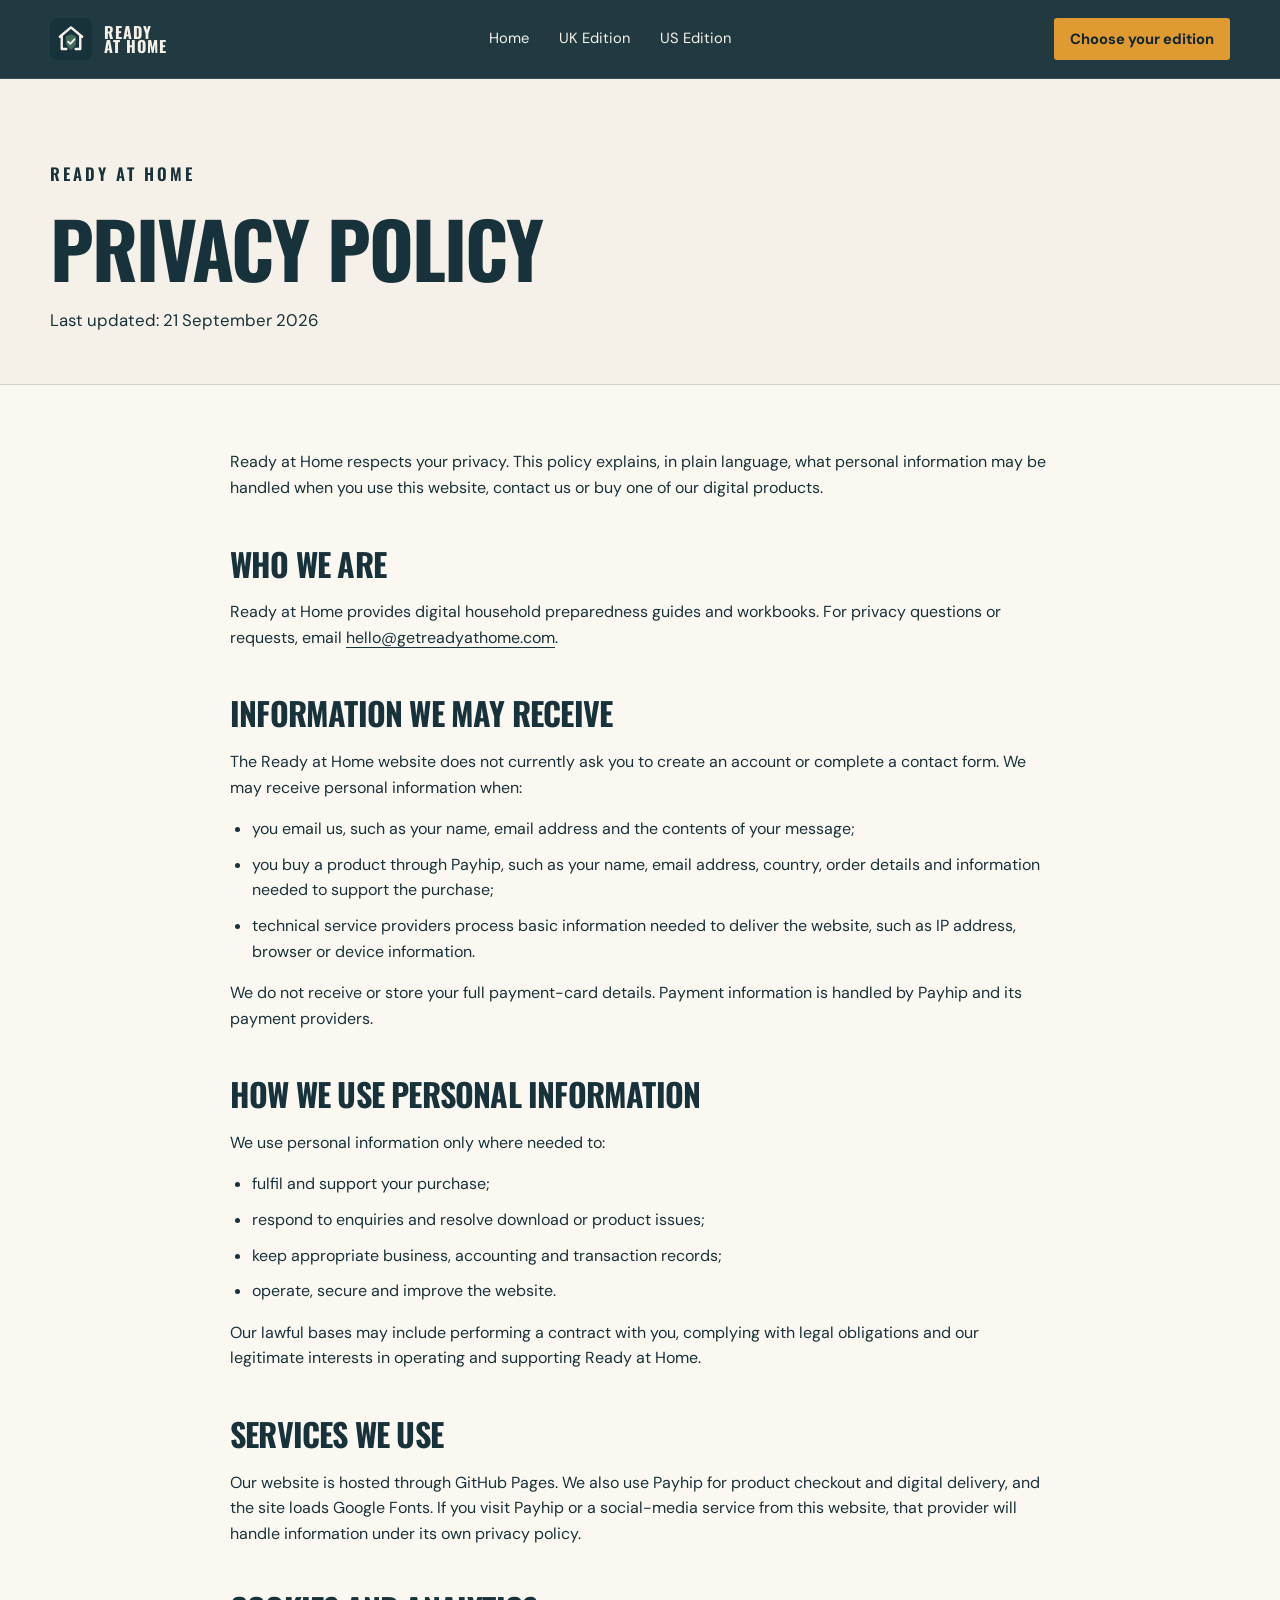
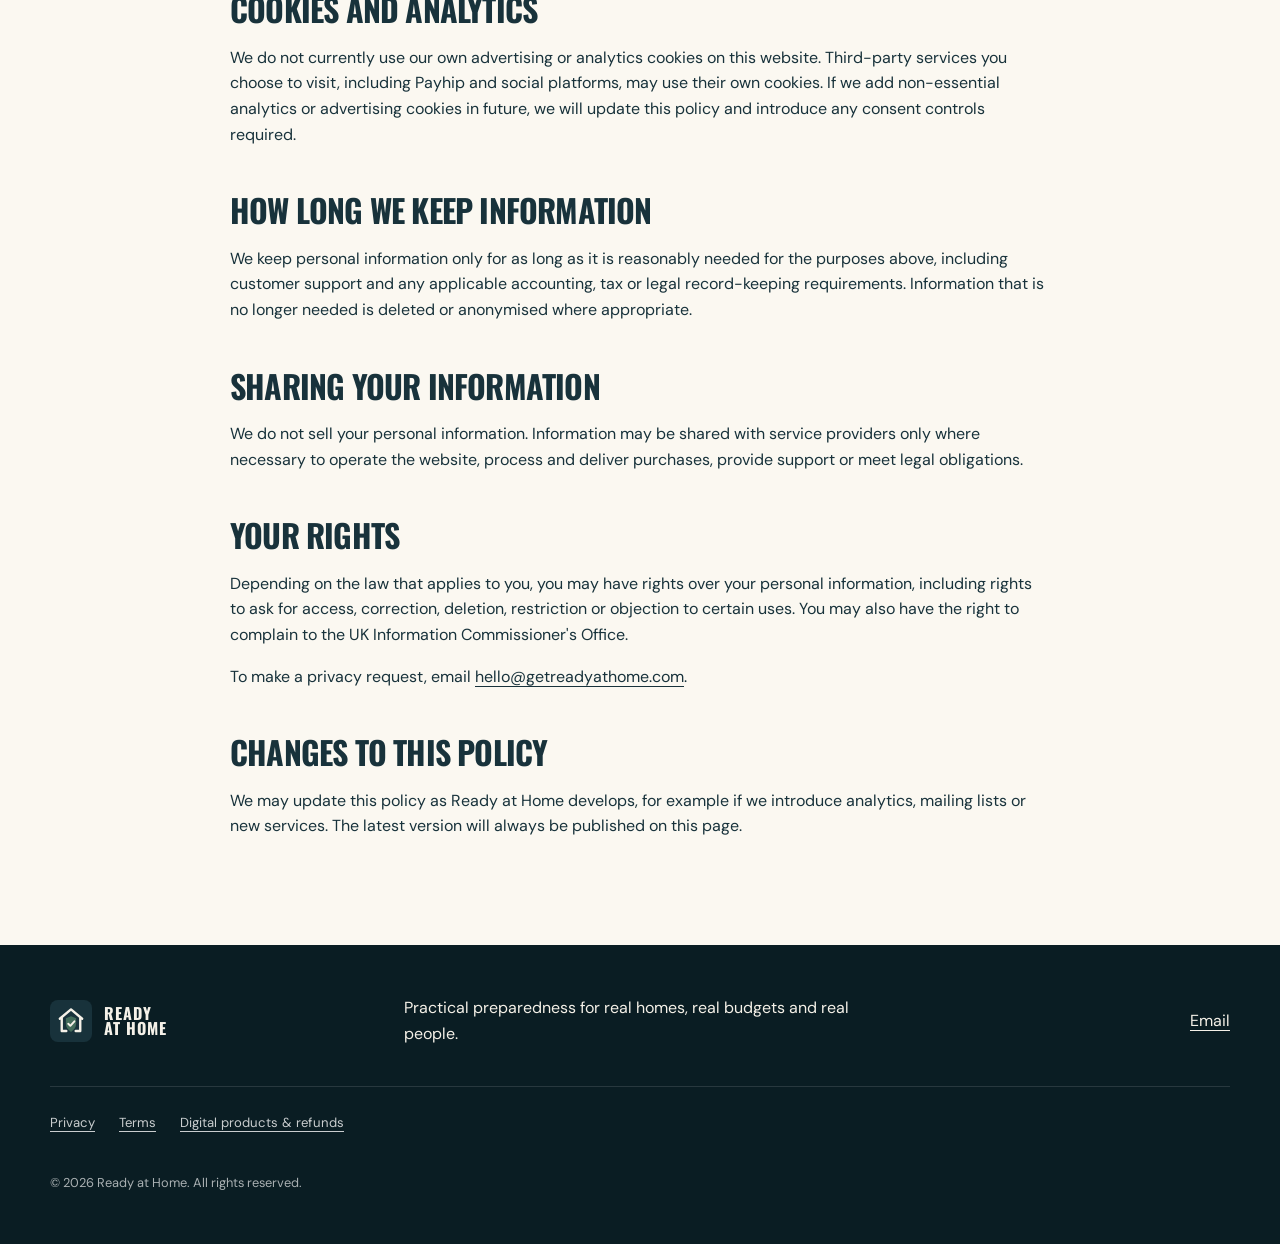
<file: privacy.html>
<!doctype html>
<html lang="en-GB">
<head>
  <meta charset="utf-8">
  <meta name="viewport" content="width=device-width, initial-scale=1">
  <title>Privacy Policy | Ready at Home</title>
  <meta name="description" content="How Ready at Home handles personal information when you browse the website, contact us or buy a digital product.">
  <meta name="theme-color" content="#18323b">
  <link rel="canonical" href="https://getreadyathome.com/privacy.html">
  <link rel="icon" href="assets/logo.svg" type="image/svg+xml">
  <link rel="preconnect" href="https://fonts.googleapis.com">
  <link rel="preconnect" href="https://fonts.gstatic.com" crossorigin>
  <link href="https://fonts.googleapis.com/css2?family=DM+Sans:wght@400;500;600;700&family=Oswald:wght@500;600;700&display=swap" rel="stylesheet">
  <link rel="stylesheet" href="styles.css?v=20260916-2">
  <link rel="stylesheet" href="legal.css">
</head>
<body>
  <a class="skip-link" href="#main">Skip to content</a>
  <header class="site-header">
    <div class="shell nav-wrap">
      <a class="brand" href="./" aria-label="Ready at Home, home">
        <img src="assets/logo.svg" alt="" width="42" height="42">
        <span>READY<br>AT HOME</span>
      </a>
      <nav aria-label="Primary navigation"><a href="./">Home</a><a href="uk/">UK Edition</a><a href="us/">US Edition</a></nav>
      <a class="button button-small" href="./#editions">Choose your edition</a>
    </div>
  </header>

  <main id="main" class="legal-main">
    <section class="legal-hero">
      <div class="shell">
        <p class="eyebrow">READY AT HOME</p>
        <h1>Privacy Policy</h1>
        <p>Last updated: 21 September 2026</p>
      </div>
    </section>

    <article class="legal-content">
      <p>Ready at Home respects your privacy. This policy explains, in plain language, what personal information may be handled when you use this website, contact us or buy one of our digital products.</p>

      <h2>Who we are</h2>
      <p>Ready at Home provides digital household preparedness guides and workbooks. For privacy questions or requests, email <a href="mailto:hello@getreadyathome.com">hello@getreadyathome.com</a>.</p>

      <h2>Information we may receive</h2>
      <p>The Ready at Home website does not currently ask you to create an account or complete a contact form. We may receive personal information when:</p>
      <ul>
        <li>you email us, such as your name, email address and the contents of your message;</li>
        <li>you buy a product through Payhip, such as your name, email address, country, order details and information needed to support the purchase;</li>
        <li>technical service providers process basic information needed to deliver the website, such as IP address, browser or device information.</li>
      </ul>
      <p>We do not receive or store your full payment-card details. Payment information is handled by Payhip and its payment providers.</p>

      <h2>How we use personal information</h2>
      <p>We use personal information only where needed to:</p>
      <ul>
        <li>fulfil and support your purchase;</li>
        <li>respond to enquiries and resolve download or product issues;</li>
        <li>keep appropriate business, accounting and transaction records;</li>
        <li>operate, secure and improve the website.</li>
      </ul>
      <p>Our lawful bases may include performing a contract with you, complying with legal obligations and our legitimate interests in operating and supporting Ready at Home.</p>

      <h2>Services we use</h2>
      <p>Our website is hosted through GitHub Pages. We also use Payhip for product checkout and digital delivery, and the site loads Google Fonts. If you visit Payhip or a social-media service from this website, that provider will handle information under its own privacy policy.</p>

      <h2>Cookies and analytics</h2>
      <p>We do not currently use our own advertising or analytics cookies on this website. Third-party services you choose to visit, including Payhip and social platforms, may use their own cookies. If we add non-essential analytics or advertising cookies in future, we will update this policy and introduce any consent controls required.</p>

      <h2>How long we keep information</h2>
      <p>We keep personal information only for as long as it is reasonably needed for the purposes above, including customer support and any applicable accounting, tax or legal record-keeping requirements. Information that is no longer needed is deleted or anonymised where appropriate.</p>

      <h2>Sharing your information</h2>
      <p>We do not sell your personal information. Information may be shared with service providers only where necessary to operate the website, process and deliver purchases, provide support or meet legal obligations.</p>

      <h2>Your rights</h2>
      <p>Depending on the law that applies to you, you may have rights over your personal information, including rights to ask for access, correction, deletion, restriction or objection to certain uses. You may also have the right to complain to the UK Information Commissioner's Office.</p>
      <p>To make a privacy request, email <a href="mailto:hello@getreadyathome.com">hello@getreadyathome.com</a>.</p>

      <h2>Changes to this policy</h2>
      <p>We may update this policy as Ready at Home develops, for example if we introduce analytics, mailing lists or new services. The latest version will always be published on this page.</p>
    </article>
  </main>

  <footer><div class="shell footer-grid"><div class="brand footer-brand"><img src="assets/logo.svg" alt="" width="42" height="42"><span>READY<br>AT HOME</span></div><p>Practical preparedness for real homes, real budgets and real people.</p><div class="social-links"><a href="mailto:hello@getreadyathome.com">Email</a></div><div class="footer-legal"><a href="privacy.html">Privacy</a><a href="terms.html">Terms</a><a href="refunds.html">Digital products &amp; refunds</a></div><p class="copyright">© <span id="year"></span> Ready at Home. All rights reserved.</p></div></footer>
  <script src="script.js?v=20260916-2"></script>
</body>
</html>
</file>
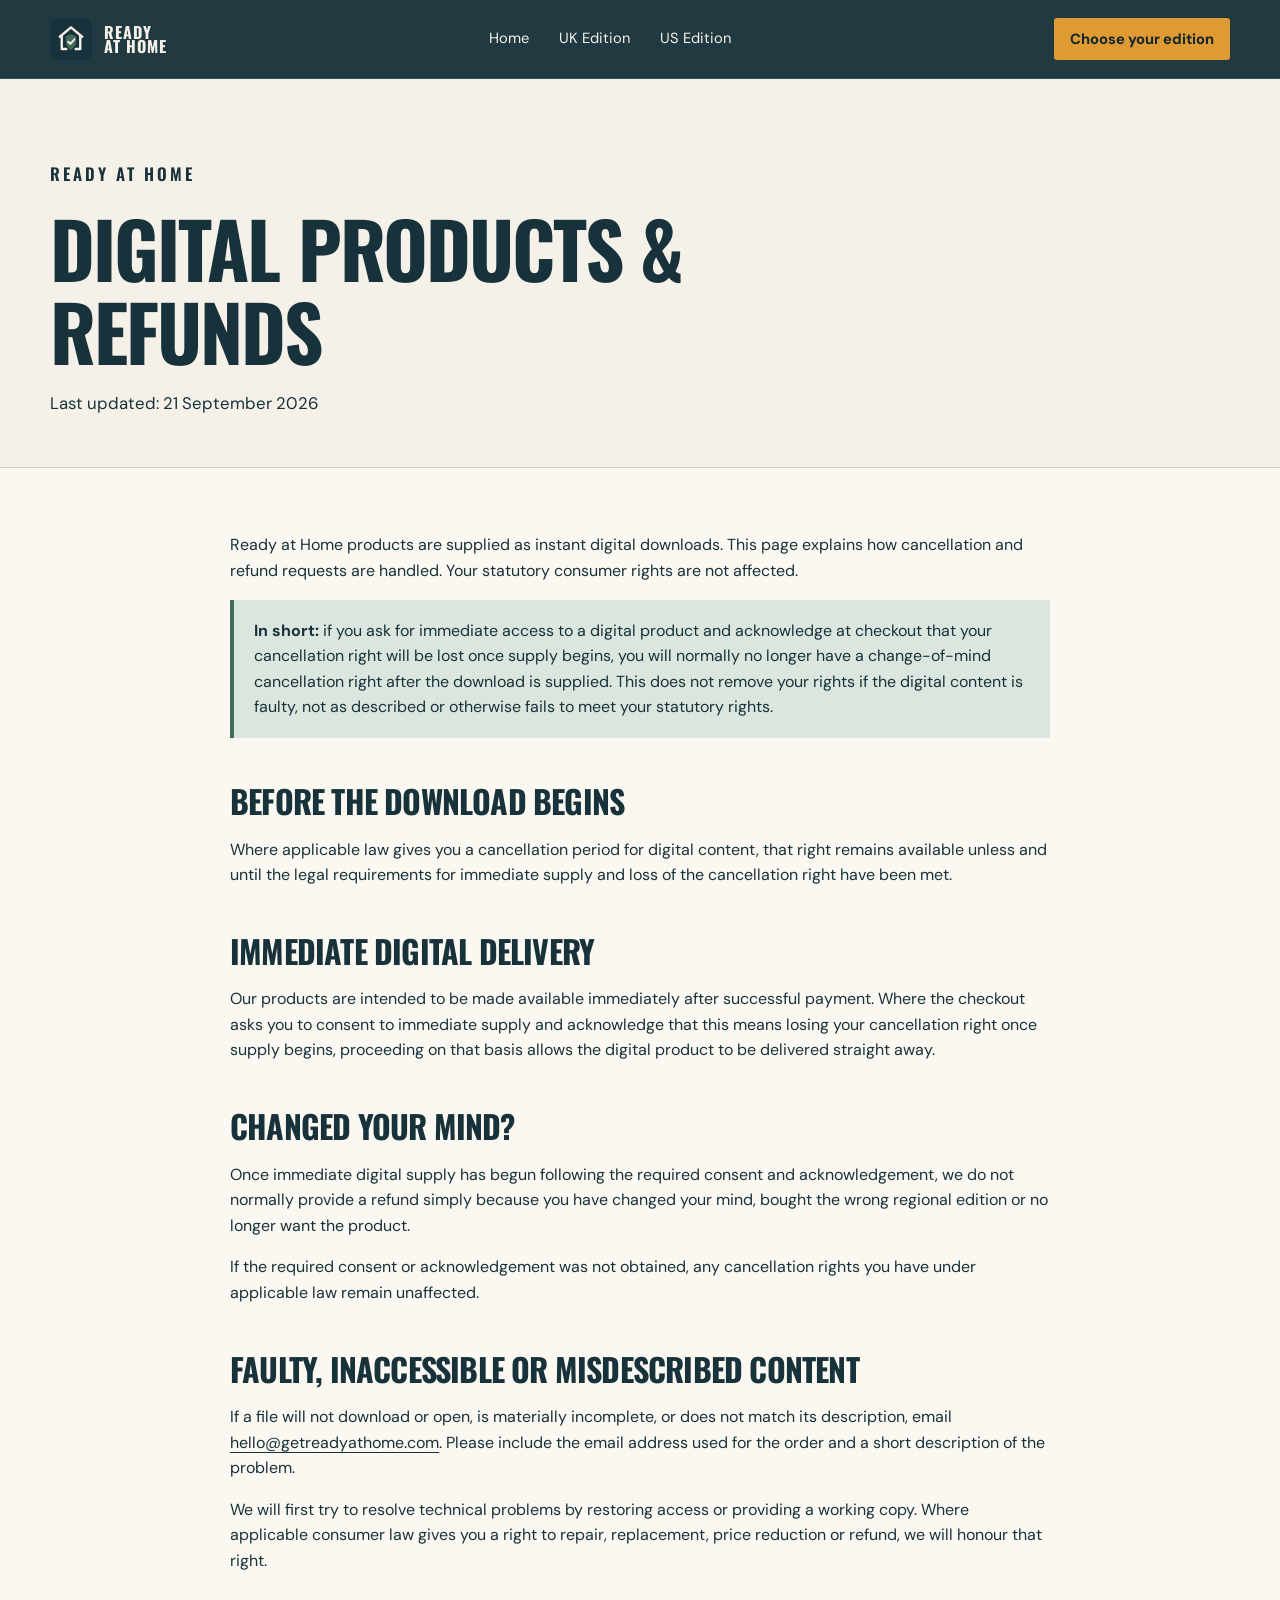
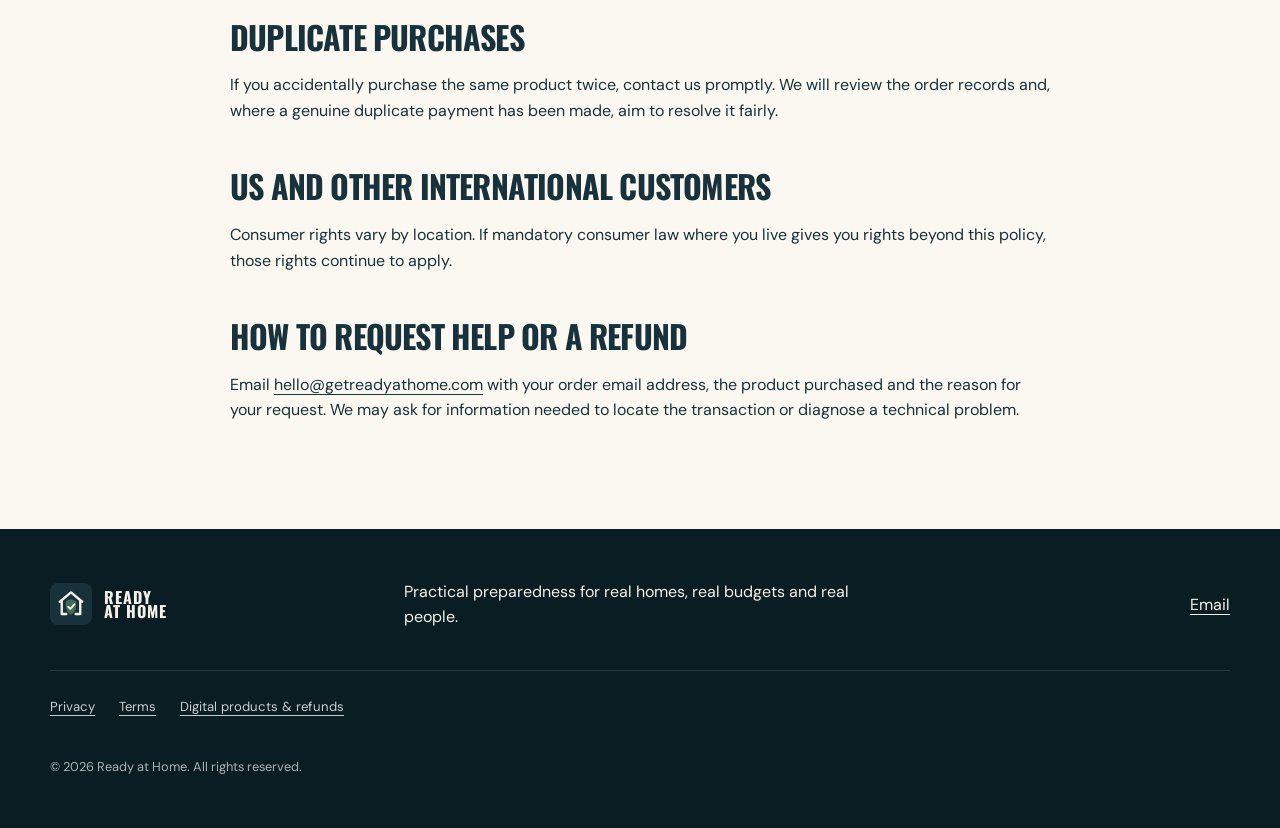
<file: refunds.html>
<!doctype html>
<html lang="en-GB">
<head>
  <meta charset="utf-8">
  <meta name="viewport" content="width=device-width, initial-scale=1">
  <title>Digital Products & Refunds | Ready at Home</title>
  <meta name="description" content="Ready at Home policy for instant digital downloads, cancellation rights, technical problems and refunds.">
  <meta name="theme-color" content="#18323b">
  <link rel="canonical" href="https://getreadyathome.com/refunds.html">
  <link rel="icon" href="assets/logo.svg" type="image/svg+xml">
  <link rel="preconnect" href="https://fonts.googleapis.com">
  <link rel="preconnect" href="https://fonts.gstatic.com" crossorigin>
  <link href="https://fonts.googleapis.com/css2?family=DM+Sans:wght@400;500;600;700&family=Oswald:wght@500;600;700&display=swap" rel="stylesheet">
  <link rel="stylesheet" href="styles.css?v=20260916-2">
  <link rel="stylesheet" href="legal.css">
</head>
<body>
  <a class="skip-link" href="#main">Skip to content</a>
  <header class="site-header">
    <div class="shell nav-wrap">
      <a class="brand" href="./" aria-label="Ready at Home, home"><img src="assets/logo.svg" alt="" width="42" height="42"><span>READY<br>AT HOME</span></a>
      <nav aria-label="Primary navigation"><a href="./">Home</a><a href="uk/">UK Edition</a><a href="us/">US Edition</a></nav>
      <a class="button button-small" href="./#editions">Choose your edition</a>
    </div>
  </header>

  <main id="main" class="legal-main">
    <section class="legal-hero"><div class="shell"><p class="eyebrow">READY AT HOME</p><h1>Digital Products &amp; Refunds</h1><p>Last updated: 21 September 2026</p></div></section>

    <article class="legal-content">
      <p>Ready at Home products are supplied as instant digital downloads. This page explains how cancellation and refund requests are handled. Your statutory consumer rights are not affected.</p>

      <div class="legal-note"><strong>In short:</strong> if you ask for immediate access to a digital product and acknowledge at checkout that your cancellation right will be lost once supply begins, you will normally no longer have a change-of-mind cancellation right after the download is supplied. This does not remove your rights if the digital content is faulty, not as described or otherwise fails to meet your statutory rights.</div>

      <h2>Before the download begins</h2>
      <p>Where applicable law gives you a cancellation period for digital content, that right remains available unless and until the legal requirements for immediate supply and loss of the cancellation right have been met.</p>

      <h2>Immediate digital delivery</h2>
      <p>Our products are intended to be made available immediately after successful payment. Where the checkout asks you to consent to immediate supply and acknowledge that this means losing your cancellation right once supply begins, proceeding on that basis allows the digital product to be delivered straight away.</p>

      <h2>Changed your mind?</h2>
      <p>Once immediate digital supply has begun following the required consent and acknowledgement, we do not normally provide a refund simply because you have changed your mind, bought the wrong regional edition or no longer want the product.</p>
      <p>If the required consent or acknowledgement was not obtained, any cancellation rights you have under applicable law remain unaffected.</p>

      <h2>Faulty, inaccessible or misdescribed content</h2>
      <p>If a file will not download or open, is materially incomplete, or does not match its description, email <a href="mailto:hello@getreadyathome.com">hello@getreadyathome.com</a>. Please include the email address used for the order and a short description of the problem.</p>
      <p>We will first try to resolve technical problems by restoring access or providing a working copy. Where applicable consumer law gives you a right to repair, replacement, price reduction or refund, we will honour that right.</p>

      <h2>Duplicate purchases</h2>
      <p>If you accidentally purchase the same product twice, contact us promptly. We will review the order records and, where a genuine duplicate payment has been made, aim to resolve it fairly.</p>

      <h2>US and other international customers</h2>
      <p>Consumer rights vary by location. If mandatory consumer law where you live gives you rights beyond this policy, those rights continue to apply.</p>

      <h2>How to request help or a refund</h2>
      <p>Email <a href="mailto:hello@getreadyathome.com">hello@getreadyathome.com</a> with your order email address, the product purchased and the reason for your request. We may ask for information needed to locate the transaction or diagnose a technical problem.</p>
    </article>
  </main>

  <footer><div class="shell footer-grid"><div class="brand footer-brand"><img src="assets/logo.svg" alt="" width="42" height="42"><span>READY<br>AT HOME</span></div><p>Practical preparedness for real homes, real budgets and real people.</p><div class="social-links"><a href="mailto:hello@getreadyathome.com">Email</a></div><div class="footer-legal"><a href="privacy.html">Privacy</a><a href="terms.html">Terms</a><a href="refunds.html">Digital products &amp; refunds</a></div><p class="copyright">© <span id="year"></span> Ready at Home. All rights reserved.</p></div></footer>
  <script src="script.js?v=20260916-2"></script>
</body>
</html>
</file>
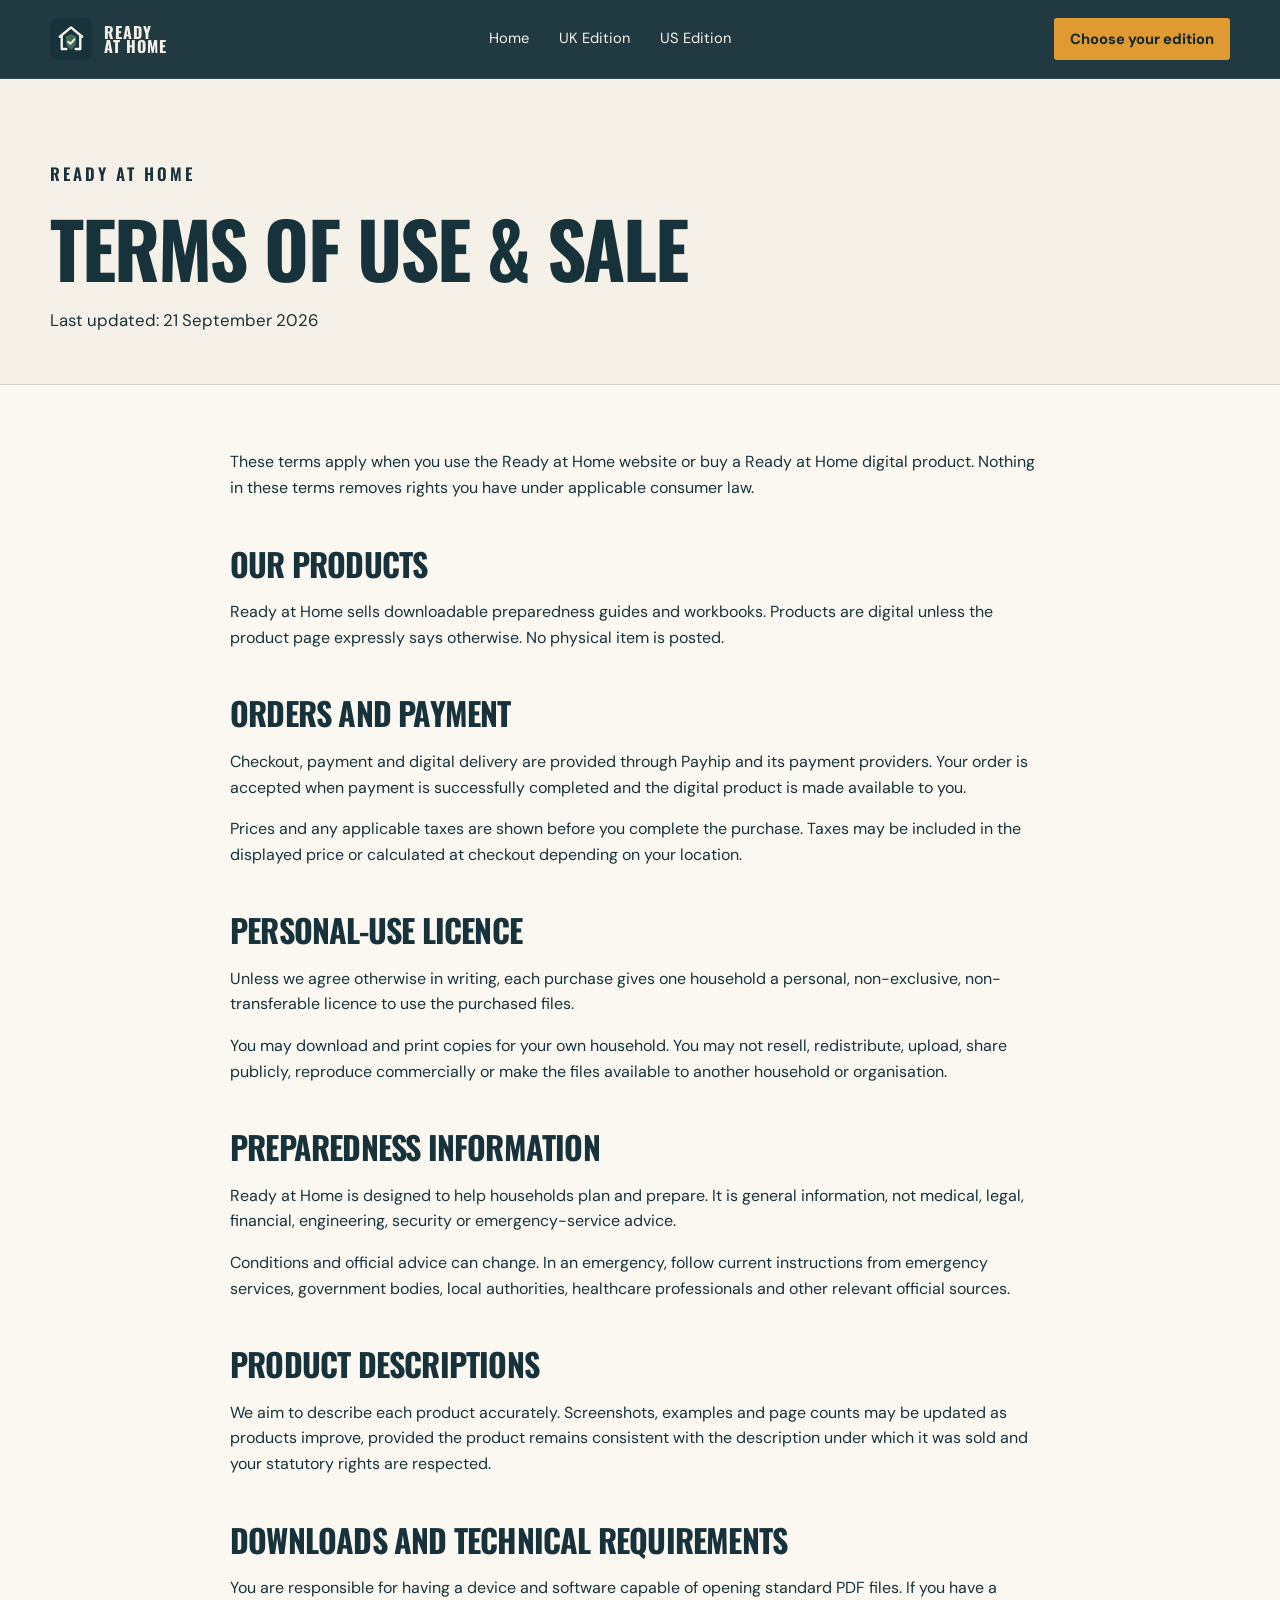
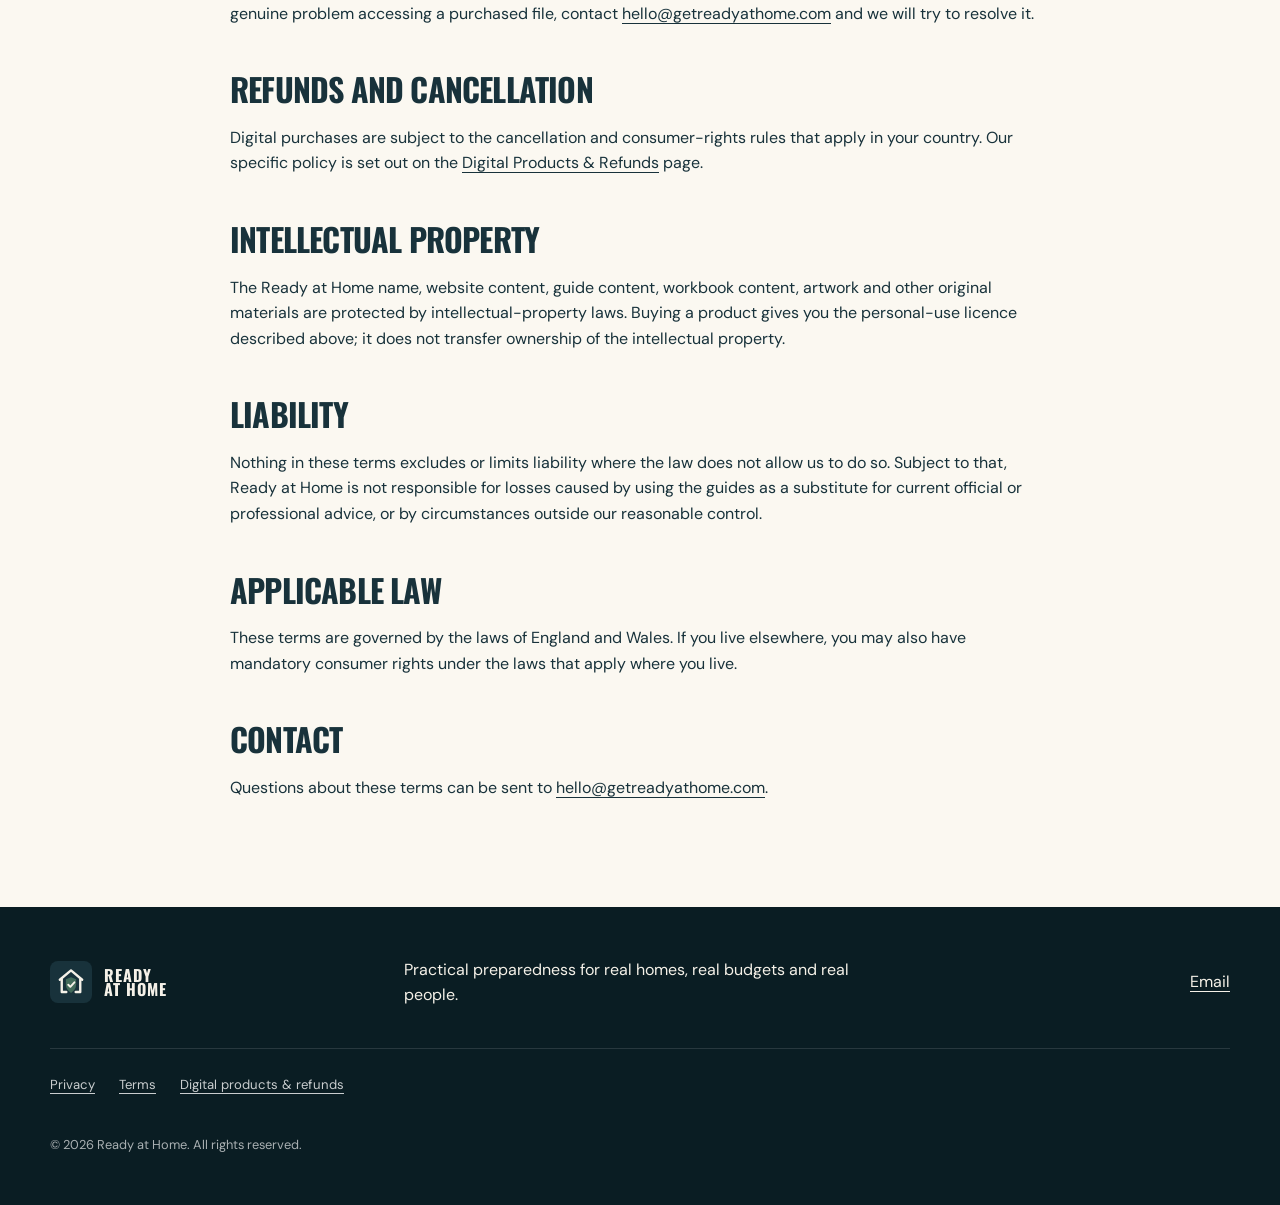
<file: terms.html>
<!doctype html>
<html lang="en-GB">
<head>
  <meta charset="utf-8">
  <meta name="viewport" content="width=device-width, initial-scale=1">
  <title>Terms of Use & Sale | Ready at Home</title>
  <meta name="description" content="Simple terms for using Ready at Home and purchasing our digital preparedness guides and workbooks.">
  <meta name="theme-color" content="#18323b">
  <link rel="canonical" href="https://getreadyathome.com/terms.html">
  <link rel="icon" href="assets/logo.svg" type="image/svg+xml">
  <link rel="preconnect" href="https://fonts.googleapis.com">
  <link rel="preconnect" href="https://fonts.gstatic.com" crossorigin>
  <link href="https://fonts.googleapis.com/css2?family=DM+Sans:wght@400;500;600;700&family=Oswald:wght@500;600;700&display=swap" rel="stylesheet">
  <link rel="stylesheet" href="styles.css?v=20260916-2">
  <link rel="stylesheet" href="legal.css">
</head>
<body>
  <a class="skip-link" href="#main">Skip to content</a>
  <header class="site-header">
    <div class="shell nav-wrap">
      <a class="brand" href="./" aria-label="Ready at Home, home"><img src="assets/logo.svg" alt="" width="42" height="42"><span>READY<br>AT HOME</span></a>
      <nav aria-label="Primary navigation"><a href="./">Home</a><a href="uk/">UK Edition</a><a href="us/">US Edition</a></nav>
      <a class="button button-small" href="./#editions">Choose your edition</a>
    </div>
  </header>

  <main id="main" class="legal-main">
    <section class="legal-hero"><div class="shell"><p class="eyebrow">READY AT HOME</p><h1>Terms of Use &amp; Sale</h1><p>Last updated: 21 September 2026</p></div></section>

    <article class="legal-content">
      <p>These terms apply when you use the Ready at Home website or buy a Ready at Home digital product. Nothing in these terms removes rights you have under applicable consumer law.</p>

      <h2>Our products</h2>
      <p>Ready at Home sells downloadable preparedness guides and workbooks. Products are digital unless the product page expressly says otherwise. No physical item is posted.</p>

      <h2>Orders and payment</h2>
      <p>Checkout, payment and digital delivery are provided through Payhip and its payment providers. Your order is accepted when payment is successfully completed and the digital product is made available to you.</p>
      <p>Prices and any applicable taxes are shown before you complete the purchase. Taxes may be included in the displayed price or calculated at checkout depending on your location.</p>

      <h2>Personal-use licence</h2>
      <p>Unless we agree otherwise in writing, each purchase gives one household a personal, non-exclusive, non-transferable licence to use the purchased files.</p>
      <p>You may download and print copies for your own household. You may not resell, redistribute, upload, share publicly, reproduce commercially or make the files available to another household or organisation.</p>

      <h2>Preparedness information</h2>
      <p>Ready at Home is designed to help households plan and prepare. It is general information, not medical, legal, financial, engineering, security or emergency-service advice.</p>
      <p>Conditions and official advice can change. In an emergency, follow current instructions from emergency services, government bodies, local authorities, healthcare professionals and other relevant official sources.</p>

      <h2>Product descriptions</h2>
      <p>We aim to describe each product accurately. Screenshots, examples and page counts may be updated as products improve, provided the product remains consistent with the description under which it was sold and your statutory rights are respected.</p>

      <h2>Downloads and technical requirements</h2>
      <p>You are responsible for having a device and software capable of opening standard PDF files. If you have a genuine problem accessing a purchased file, contact <a href="mailto:hello@getreadyathome.com">hello@getreadyathome.com</a> and we will try to resolve it.</p>

      <h2>Refunds and cancellation</h2>
      <p>Digital purchases are subject to the cancellation and consumer-rights rules that apply in your country. Our specific policy is set out on the <a href="refunds.html">Digital Products &amp; Refunds</a> page.</p>

      <h2>Intellectual property</h2>
      <p>The Ready at Home name, website content, guide content, workbook content, artwork and other original materials are protected by intellectual-property laws. Buying a product gives you the personal-use licence described above; it does not transfer ownership of the intellectual property.</p>

      <h2>Liability</h2>
      <p>Nothing in these terms excludes or limits liability where the law does not allow us to do so. Subject to that, Ready at Home is not responsible for losses caused by using the guides as a substitute for current official or professional advice, or by circumstances outside our reasonable control.</p>

      <h2>Applicable law</h2>
      <p>These terms are governed by the laws of England and Wales. If you live elsewhere, you may also have mandatory consumer rights under the laws that apply where you live.</p>

      <h2>Contact</h2>
      <p>Questions about these terms can be sent to <a href="mailto:hello@getreadyathome.com">hello@getreadyathome.com</a>.</p>
    </article>
  </main>

  <footer><div class="shell footer-grid"><div class="brand footer-brand"><img src="assets/logo.svg" alt="" width="42" height="42"><span>READY<br>AT HOME</span></div><p>Practical preparedness for real homes, real budgets and real people.</p><div class="social-links"><a href="mailto:hello@getreadyathome.com">Email</a></div><div class="footer-legal"><a href="privacy.html">Privacy</a><a href="terms.html">Terms</a><a href="refunds.html">Digital products &amp; refunds</a></div><p class="copyright">© <span id="year"></span> Ready at Home. All rights reserved.</p></div></footer>
  <script src="script.js?v=20260916-2"></script>
</body>
</html>
</file>
<file: styles.css>
:root {
  --navy: #18323b;
  --navy-deep: #10262e;
  --green: #426b5a;
  --green-light: #dbe6de;
  --amber: #e09a32;
  --cream: #f5f1e8;
  --paper: #fbf8f1;
  --charcoal: #252b2d;
  --coral: #c85c4a;
  --white: #fffdfa;
  --line: rgba(24, 50, 59, .16);
  --shadow: 0 22px 55px rgba(16, 38, 46, .22);
}

* { box-sizing: border-box; }
html { scroll-behavior: smooth; }
body {
  margin: 0;
  color: var(--navy);
  background: var(--paper);
  font-family: "DM Sans", Arial, sans-serif;
  line-height: 1.6;
  -webkit-font-smoothing: antialiased;
}
img { display: block; max-width: 100%; }
a { color: inherit; }
.shell { width: min(1180px, calc(100% - 40px)); margin: 0 auto; }
.narrow { max-width: 830px; margin: 0 auto 50px; text-align: center; }
.section-pad { padding: 105px 0; }
.skip-link { position: fixed; left: 12px; top: -60px; padding: 10px 16px; background: var(--amber); z-index: 100; }
.skip-link:focus { top: 12px; }

h1, h2, h3, p { margin-top: 0; }
h1, h2, h3 { line-height: 1.08; }
h1, h2 {
  font-family: "Oswald", Impact, sans-serif;
  text-transform: uppercase;
  letter-spacing: -.025em;
}
h1 { font-size: clamp(3.4rem, 7vw, 6.9rem); max-width: 780px; margin-bottom: 30px; }
h2 { font-size: clamp(2.5rem, 5vw, 4.6rem); margin-bottom: 28px; }
h3 { font-size: 1.25rem; }
h1 em, h2 em { color: var(--green); font-style: normal; }
.eyebrow { margin-bottom: 18px; font-family: "Oswald", sans-serif; font-size: .84rem; font-weight: 600; letter-spacing: .18em; }
.eyebrow.amber { color: var(--amber); }
.section-intro { font-size: 1.15rem; }

.site-header { position: sticky; top: 0; z-index: 50; border-bottom: 1px solid rgba(255,255,255,.1); background: rgba(24,50,59,.96); backdrop-filter: blur(12px); color: var(--cream); }
.nav-wrap { min-height: 78px; display: flex; align-items: center; justify-content: space-between; gap: 30px; }
.brand { display: inline-flex; align-items: center; gap: 12px; font-family: "Oswald", sans-serif; font-weight: 700; line-height: .9; letter-spacing: .06em; text-decoration: none; }
.brand img { border-radius: 8px; }
nav { display: flex; gap: 30px; }
nav a { font-size: .92rem; text-decoration: none; }
nav a:hover { color: var(--amber); }

.button { display: inline-flex; min-height: 54px; align-items: center; justify-content: center; padding: 14px 24px; border: 0; border-radius: 3px; background: var(--amber); color: var(--navy-deep); font: 700 .92rem/1 "DM Sans", sans-serif; text-decoration: none; cursor: pointer; transition: transform .2s, background .2s; }
.button:hover { background: #efaa43; transform: translateY(-2px); }
.button-small { min-height: 42px; padding: 10px 16px; }
.button-full { width: 100%; }
.text-link { display: inline-block; font-weight: 700; text-underline-offset: 5px; }
.text-link.light { color: var(--cream); }

.hero { min-height: 790px; overflow: hidden; background: var(--cream); position: relative; }
.hero::before { content: ""; position: absolute; inset: 0; opacity: .28; background-image: radial-gradient(rgba(24,50,59,.16) .7px, transparent .7px); background-size: 7px 7px; pointer-events: none; }
.hero-grid { position: relative; display: grid; grid-template-columns: 1.25fr .75fr; gap: 70px; align-items: center; padding-top: 100px; padding-bottom: 90px; }
.hero-copy > p:not(.eyebrow) { max-width: 700px; font-size: 1.08rem; }
.hero-copy .hero-lead { font-size: 1.25rem; font-weight: 600; }
.hero-actions { display: flex; gap: 24px; align-items: center; margin: 34px 0 38px; }
.trust-row { display: flex; flex-wrap: wrap; gap: 12px 24px; font-size: .78rem; font-weight: 700; text-transform: uppercase; letter-spacing: .07em; }
.trust-row span::before { content: "✓"; margin-right: 7px; color: var(--green); }
.hero-visual { min-height: 610px; display: flex; align-items: center; justify-content: center; position: relative; }
.sun-disc { position: absolute; width: 430px; height: 430px; border-radius: 50%; background: var(--amber); opacity: .95; }
.product-stack { position: relative; z-index: 2; width: min(355px, 80%); transform: rotate(2deg); }
.guide-cover { box-shadow: var(--shadow); }
.workbook-card { position: absolute; width: 48%; left: -31%; bottom: 5%; padding: 10px; background: var(--white); box-shadow: 0 16px 34px rgba(16,38,46,.24); transform: rotate(-7deg); }
.workbook-card span { display: block; padding: 8px 4px 2px; font-size: .68rem; font-weight: 700; text-align: center; text-transform: uppercase; }
.hand-note { position: absolute; z-index: 3; right: -20px; bottom: 34px; width: 170px; color: var(--navy); font-size: 1.05rem; font-style: italic; font-weight: 700; transform: rotate(-6deg); }

/* Current guide + workbook product artwork */
.bundle-image {
  display: block;
  width: 100%;
  height: auto;
  border: 1px solid rgba(24, 50, 59, .12);
  background: var(--cream);
  box-shadow: var(--shadow);
}
.bundle-pair {
  position: relative;
  z-index: 2;
  width: min(520px, 96%);
  height: 500px;
}
.bundle-pair .bundle-image {
  position: absolute;
  width: 68%;
  max-width: 360px;
}
.bundle-image--uk {
  top: 0;
  left: 0;
  transform: rotate(-3deg);
}
.bundle-image--us {
  right: 0;
  bottom: 0;
  transform: rotate(3deg);
}
.single-bundle-art {
  position: relative;
  z-index: 2;
  width: min(490px, 92%);
  transform: rotate(1.5deg);
}
.hero-visual--dual .sun-disc,
.hero-visual--single .sun-disc {
  width: 460px;
  height: 460px;
}
.hero-visual--dual .hand-note,
.hero-visual--single .hand-note {
  right: 0;
  bottom: -8px;
  width: 205px;
}

.problem { background: var(--paper); }
.problem-grid { display: grid; grid-template-columns: repeat(4, 1fr); border-top: 1px solid var(--line); border-bottom: 1px solid var(--line); }
.problem-grid article { padding: 32px; border-right: 1px solid var(--line); }
.problem-grid article:last-child { border-right: 0; }
.number { display: block; margin-bottom: 35px; color: var(--amber); font-family: "Oswald", sans-serif; font-size: 2.6rem; font-weight: 600; }

.guide-section { color: var(--cream); background: var(--navy); }
.guide-section h2 em { color: var(--amber); }
.edition-grid { display: grid; grid-template-columns: 1.2fr .8fr; gap: 90px; align-items: start; }
.edition-copy > p:not(.eyebrow) { max-width: 690px; font-size: 1.12rem; }
.tick-list { list-style: none; margin: 35px 0 0; padding: 0; display: grid; grid-template-columns: 1fr 1fr; gap: 17px 28px; }
.tick-list li { position: relative; padding-left: 28px; }
.tick-list li::before { content: "✓"; position: absolute; left: 0; color: var(--amber); font-weight: 700; }
.price-card { padding: 42px; color: var(--navy); background: var(--cream); box-shadow: 12px 12px 0 var(--green); }
.card-label { font-family: "Oswald", sans-serif; letter-spacing: .12em; }
.price { margin: 12px 0 18px; font-family: "Oswald", sans-serif; font-size: 4.7rem; font-weight: 700; line-height: 1; }
.price-card small { display: block; margin-top: 12px; color: #5d6669; }
.card-rule { height: 1px; margin: 28px 0 20px; background: var(--line); }
.licence { margin: 0; font-size: .85rem; }
.us-strip { display: flex; align-items: center; justify-content: space-between; gap: 30px; margin-top: 90px; padding-top: 35px; border-top: 1px solid rgba(245,241,232,.25); }
.us-strip h3 { font-size: 1.7rem; }
.us-strip p:last-child { margin-bottom: 0; }
.coming-soon { flex: none; padding: 12px 18px; border: 1px solid var(--amber); color: var(--amber); font-family: "Oswald", sans-serif; letter-spacing: .12em; }

.inside { background: var(--cream); }
.section-heading-row { display: grid; grid-template-columns: 1.25fr .75fr; gap: 80px; align-items: end; }
.section-heading-row > p { max-width: 470px; margin-bottom: 36px; font-size: 1.08rem; }
.inside-grid { display: grid; grid-template-columns: repeat(4, 1fr); gap: 18px; }
.inside-grid article { min-height: 280px; padding: 30px; background: var(--white); border-top: 5px solid var(--green); }
.inside-grid article:nth-child(2), .inside-grid article:nth-child(4) { border-color: var(--amber); }
.inside-grid span { color: rgba(24,50,59,.28); font-family: "Oswald", sans-serif; font-size: 3.5rem; font-weight: 700; }

.not-doomsday { padding: 85px 0; color: var(--cream); background: var(--green); }
.statement-grid { display: grid; grid-template-columns: .5fr 1.5fr; gap: 70px; align-items: center; }
.statement-mark { font-family: "Oswald", sans-serif; font-size: clamp(4rem, 9vw, 7.5rem); font-weight: 700; line-height: .8; color: var(--amber); transform: rotate(-3deg); }
.statement-grid h2 { font-size: clamp(2.4rem, 4.6vw, 4.3rem); }
.statement-grid p:last-child { max-width: 760px; font-size: 1.12rem; }

.free-check { background: var(--paper); }
.lead-grid { display: grid; grid-template-columns: .75fr 1.25fr; gap: 90px; align-items: center; }
.lead-preview { position: relative; width: min(410px, 100%); margin-left: auto; padding: 18px; background: var(--white); box-shadow: var(--shadow); transform: rotate(-2deg); }
.free-badge { position: absolute; top: -24px; right: -24px; width: 90px; height: 90px; display: grid; place-items: center; border-radius: 50%; background: var(--coral); color: white; font-family: "Oswald", sans-serif; font-size: 1.35rem; font-weight: 700; transform: rotate(8deg); }
.lead-copy > p:not(.eyebrow) { font-size: 1.1rem; max-width: 690px; }
.signup-form { margin-top: 32px; }
.signup-form label { display: block; margin-bottom: 10px; font-weight: 700; }
.form-row { display: flex; gap: 10px; }
.form-row input { min-width: 0; flex: 1; min-height: 54px; padding: 0 16px; border: 1px solid rgba(24,50,59,.35); border-radius: 3px; background: var(--white); font: inherit; }
.form-row input:focus { outline: 3px solid rgba(224,154,50,.35); border-color: var(--amber); }
.form-message { min-height: 1.5em; margin: 10px 0 0; color: var(--coral); font-weight: 700; }

.about { background: var(--green-light); }
.about-grid { display: grid; grid-template-columns: .55fr 1.45fr; gap: 80px; }
.about-grid div { max-width: 770px; }
.about-grid div p { font-size: 1.08rem; }

.faq { background: var(--cream); }
.faq-grid { display: grid; grid-template-columns: .65fr 1.35fr; gap: 90px; align-items: start; }
.accordions { border-top: 1px solid var(--line); }
details { border-bottom: 1px solid var(--line); }
summary { list-style: none; padding: 24px 42px 24px 0; position: relative; font-size: 1.08rem; font-weight: 700; cursor: pointer; }
summary::-webkit-details-marker { display: none; }
summary::after { content: "+"; position: absolute; right: 5px; color: var(--amber); font-size: 1.7rem; font-weight: 400; }
details[open] summary::after { content: "−"; }
details p { max-width: 760px; padding: 0 45px 24px 0; }

.final-cta { padding: 90px 0; color: var(--cream); background: var(--navy-deep); }
.final-grid { display: grid; grid-template-columns: 1.25fr .75fr; gap: 80px; align-items: center; }
.final-grid h2 { margin: 0; font-size: clamp(2.7rem, 5.7vw, 5.4rem); }
.final-grid p { font-size: 1.13rem; }
.final-grid .text-link { margin-left: 18px; }

footer { padding: 50px 0; color: var(--cream); background: #0a1d23; }
.footer-grid { display: grid; grid-template-columns: 1fr 1.5fr 1fr; gap: 40px; align-items: center; }
.footer-grid p { margin: 0; }
.social-links { display: flex; flex-wrap: wrap; gap: 12px 20px; justify-content: flex-end; }
.social-links a { text-underline-offset: 4px; white-space: nowrap; }
.footer-legal { grid-column: 1 / -1; display: flex; flex-wrap: wrap; gap: 10px 24px; padding-top: 25px; border-top: 1px solid rgba(255,255,255,.12); }
.footer-legal a { color: rgba(255,255,255,.78); font-size: .82rem; text-underline-offset: 4px; white-space: nowrap; }
.copyright { grid-column: 1 / -1; color: rgba(255,255,255,.65); font-size: .8rem; }

@media (max-width: 920px) {
  nav { display: none; }
  .hero-grid, .edition-grid, .lead-grid, .faq-grid, .about-grid, .final-grid { grid-template-columns: 1fr; }
  .hero-grid { padding-top: 75px; gap: 20px; }
  .hero-visual { min-height: 600px; }
  .problem-grid, .inside-grid { grid-template-columns: 1fr 1fr; }
  .problem-grid article:nth-child(2) { border-right: 0; }
  .problem-grid article:nth-child(-n+2) { border-bottom: 1px solid var(--line); }
  .section-heading-row, .statement-grid { grid-template-columns: 1fr; gap: 35px; }
  .statement-mark { font-size: 5rem; }
  .lead-preview { margin: 0 auto; }
  .footer-grid { grid-template-columns: 1fr 1fr; }
  .social-links { justify-content: flex-start; }
  .footer-legal { gap: 10px 18px; }
}

@media (max-width: 620px) {
  .shell { width: min(100% - 28px, 1180px); }
  .section-pad { padding: 72px 0; }
  .site-header .button-small { display: none; }
  .nav-wrap { justify-content: center; }
  h1 { font-size: clamp(3.15rem, 17vw, 5rem); }
  .hero { min-height: 0; }
  .hero-grid { padding-bottom: 55px; }
  .hero-actions, .form-row, .us-strip { align-items: stretch; flex-direction: column; }
  .hero-actions .text-link { padding: 12px 0; }
  .hero-visual { min-height: 490px; }
  .sun-disc { width: 320px; height: 320px; }
  .product-stack { width: 265px; }
  .workbook-card { left: -15%; }
  .bundle-pair { width: min(340px, 96%); height: 385px; }
  .bundle-pair .bundle-image { width: 72%; }
  .single-bundle-art { width: min(330px, 92%); }
  .hero-visual--dual .sun-disc,
  .hero-visual--single .sun-disc { width: 320px; height: 320px; }
  .hand-note { right: 4px; bottom: 8px; }
  .problem-grid, .inside-grid, .tick-list { grid-template-columns: 1fr; }
  .problem-grid article { border-right: 0; border-bottom: 1px solid var(--line); }
  .problem-grid article:last-child { border-bottom: 0; }
  .price-card { padding: 30px 24px; }
  .section-heading-row { display: block; }
  .inside-grid article { min-height: 0; }
  .free-badge { right: -5px; }
  .final-grid .text-link { display: block; margin: 20px 0 0; }
  .footer-grid { grid-template-columns: 1fr; }
  .footer-legal { gap: 12px 20px; }
}

.editions-heading { margin-bottom: 50px; }
.editions-heading > p { color: rgba(245,241,232,.82); }
.edition-cards { display: grid; grid-template-columns: repeat(2, minmax(0, 1fr)); gap: 30px; }
.edition-card { min-height: 100%; display: flex; flex-direction: column; padding: 42px; color: var(--navy); background: var(--cream); }
.edition-card--uk { box-shadow: 10px 10px 0 var(--amber); }
.edition-card--us { background: var(--green-light); box-shadow: 10px 10px 0 var(--green); }
.edition-card-top { display: flex; align-items: center; justify-content: space-between; gap: 20px; margin-bottom: 24px; }
.edition-card-top .eyebrow { margin: 0; }
.status-pill { flex: none; padding: 8px 12px; border-radius: 999px; background: var(--green); color: var(--white); font-size: .7rem; font-weight: 700; letter-spacing: .08em; text-transform: uppercase; }
.status-pill--soon { background: transparent; border: 1px solid var(--green); color: var(--green); }
.edition-card h3 { margin-bottom: 18px; font-family: "Oswald", sans-serif; font-size: clamp(2rem, 4vw, 3.15rem); text-transform: uppercase; }
.edition-card > p { font-size: 1.04rem; }
.edition-list { grid-template-columns: 1fr; margin: 25px 0 34px; gap: 12px; }
.edition-card-footer { display: flex; align-items: flex-end; justify-content: space-between; gap: 24px; margin-top: auto; padding-top: 28px; border-top: 1px solid var(--line); }
.edition-card-price span { display: block; margin-bottom: 2px; font-size: .74rem; font-weight: 700; letter-spacing: .08em; text-transform: uppercase; }
.edition-card-price strong { display: block; font-family: "Oswald", sans-serif; font-size: 2rem; line-height: 1; }
.edition-card-actions { display: flex; align-items: center; gap: 18px; }
.edition-card-actions .button { white-space: nowrap; }
.region-switch { padding: 36px 0; color: var(--navy); background: var(--green-light); }
.region-switch .shell { display: flex; align-items: center; justify-content: space-between; gap: 32px; }
.region-switch p { margin: 0; }
.region-switch strong { font-family: "Oswald", sans-serif; font-size: 1.2rem; text-transform: uppercase; }
.launch-status { margin: 18px 0 22px; color: var(--green); font-family: "Oswald", sans-serif; font-size: clamp(2.7rem, 6vw, 4.4rem); font-weight: 700; line-height: 1; text-transform: uppercase; }
.button-muted { background: #b9c5bf; color: #42565d; cursor: not-allowed; }
.button-muted:hover { background: #b9c5bf; transform: none; }
.placeholder-stack { width: min(355px, 80%); }
.regional-cover { min-height: 500px; display: flex; flex-direction: column; justify-content: space-between; padding: 34px; border: 10px solid var(--white); background: var(--navy); color: var(--cream); box-shadow: var(--shadow); }
.regional-cover .cover-brand { display: flex; align-items: center; gap: 10px; font-family: "Oswald", sans-serif; font-weight: 700; line-height: .9; letter-spacing: .05em; }
.regional-cover .cover-brand img { width: 38px; height: 38px; }
.regional-cover .cover-title span { display: block; color: var(--amber); font-family: "Oswald", sans-serif; font-size: 1.45rem; font-weight: 700; letter-spacing: .08em; }
.regional-cover .cover-title strong { display: block; margin: 8px 0 20px; font-family: "Oswald", sans-serif; font-size: 3.65rem; line-height: .88; text-transform: uppercase; }
.regional-cover .cover-title small { display: inline-block; padding: 8px 12px; background: var(--amber); color: var(--navy-deep); font-weight: 700; letter-spacing: .12em; }
.regional-cover > p { margin: 0; font-size: .8rem; font-weight: 700; letter-spacing: .08em; text-transform: uppercase; }
.workbook-placeholder { min-height: 150px; display: flex; flex-direction: column; justify-content: center; color: var(--navy); }
.workbook-placeholder strong { font-family: "Oswald", sans-serif; font-size: 1rem; text-align: center; text-transform: uppercase; }

@media (max-width: 920px) {
  .edition-cards { grid-template-columns: 1fr; }
}

@media (max-width: 620px) {
  .edition-card { padding: 30px 24px; }
  .edition-card-footer, .region-switch .shell { align-items: stretch; flex-direction: column; }
  .edition-card-actions { align-items: stretch; flex-direction: column; }
  .edition-card-actions .text-link { padding: 8px 0; }
  .regional-cover { min-height: 390px; padding: 24px; }
  .regional-cover .cover-title strong { font-size: 2.85rem; }
}

@media (prefers-reduced-motion: reduce) {
  html { scroll-behavior: auto; }
  *, *::before, *::after { transition: none !important; }
}
</file>
<file: legal.css>
.legal-main { min-height: 70vh; background: var(--paper); }
.legal-hero { padding: 82px 0 34px; background: var(--cream); border-bottom: 1px solid var(--line); }
.legal-hero h1 { max-width: 900px; margin-bottom: 18px; font-size: clamp(2.7rem, 6vw, 5.5rem); }
.legal-hero p { max-width: 760px; font-size: 1.05rem; }
.legal-content { width: min(820px, calc(100% - 40px)); margin: 0 auto; padding: 64px 0 90px; }
.legal-content h2 { margin-top: 46px; margin-bottom: 18px; font-size: 2rem; }
.legal-content h3 { margin-top: 30px; }
.legal-content ul { padding-left: 22px; }
.legal-content li { margin-bottom: 10px; }
.legal-content a { text-underline-offset: 4px; }
.legal-note { padding: 18px 20px; background: var(--green-light); border-left: 4px solid var(--green); }
.footer-links { display: flex; flex-wrap: wrap; gap: 10px 18px; }
.footer-links a { font-size: .84rem; text-underline-offset: 4px; }
@media (max-width: 620px) {
  .legal-hero { padding: 58px 0 26px; }
  .legal-content { width: min(100% - 28px, 820px); padding: 46px 0 70px; }
}
</file>
